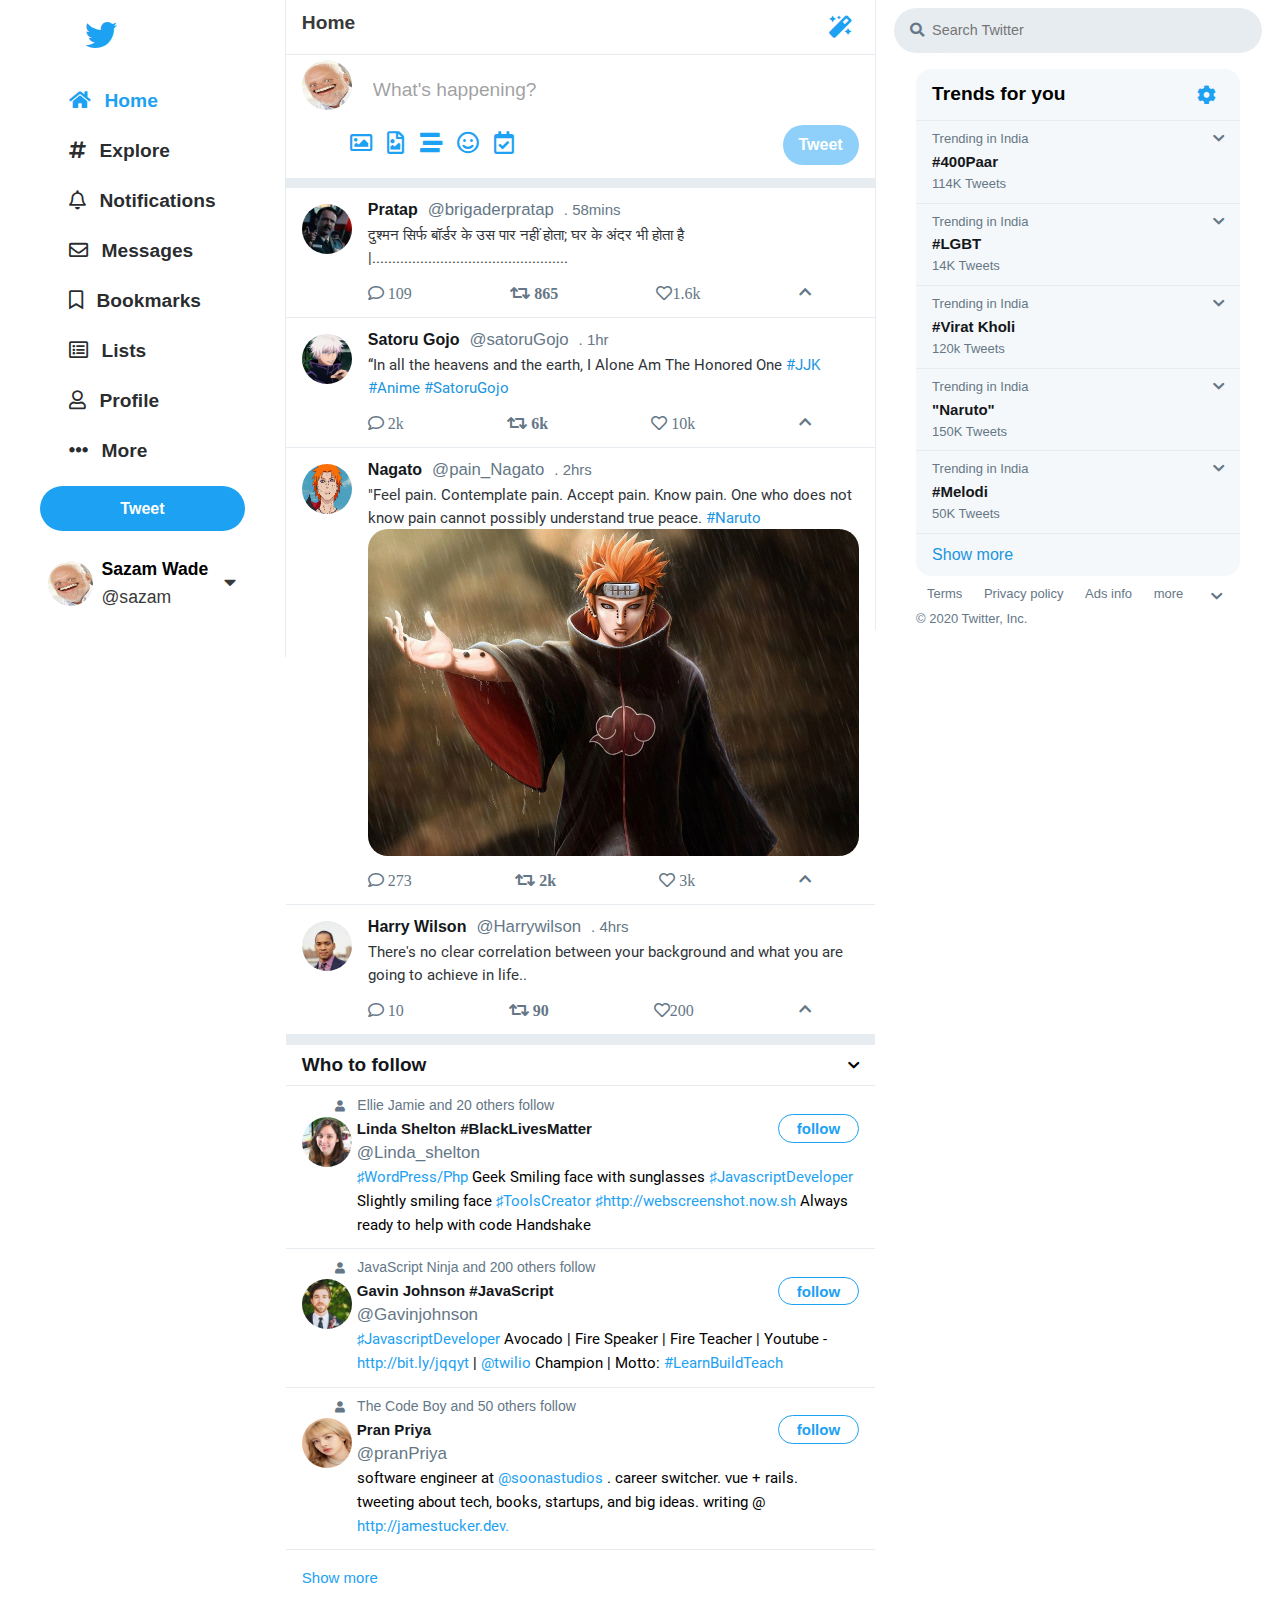
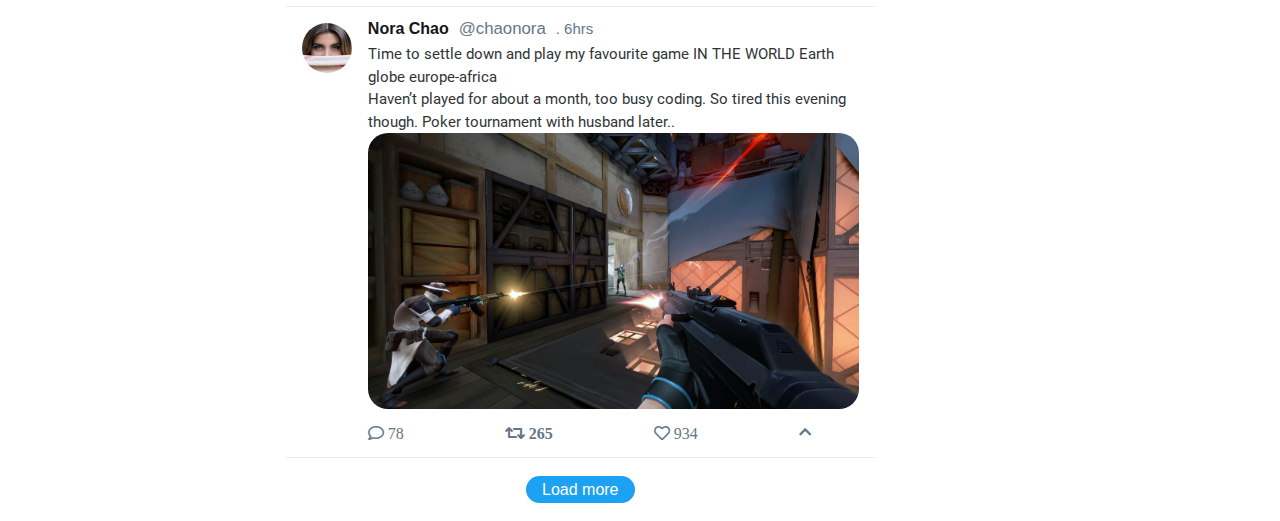
<file: TwitterClone-master/index.html>
<!DOCTYPE html>
<html lang="en">
<head>
  <meta charset="UTF-8">
  <meta name="viewport" content="width=device-width, initial-scale=1.0">
  <title>Twitter Clone</title>
  <link rel="stylesheet" href="./css/style.css">
  <link rel="stylesheet" href="./css/all.css">
</head>
<script src="index.js"></script>
<body>
  <div class="main-flex-container">
    <div class="left-flex-container flex-item">
      <div class="nav-links">
        <ul>
          <li class="nav-items logo"><a href="index.html"><i class="fab fa-twitter"></i></a></li>
          <li class="nav-items current-page"><a href="index.html"><i class="fas fa-home"></i> Home</a></li>
          <li class="nav-items"><a href="#"><i class="fas fa-hashtag"></i> Explore</a></li>
          <li class="nav-items"><a href="noti.html"><i class="far fa-bell"></i> Notifications</a></li>
          <li class="nav-items"><a href="msg.html"><i class="far fa-envelope"></i> Messages</a></li>
          <li class="nav-items"><a href="#"><i class="far fa-bookmark"></i> Bookmarks</a></li>
          <li class="nav-items"><a href="list.html"><i class="far fa-list-alt"></i> Lists</a></li>
          <li class="nav-items"><a href="profilr.html"><i class="far fa-user"></i> Profile</a></li>
          <li class="nav-items"><a href="#"><i class="fas fa-ellipsis-h more-icon"></i> More</a></li>
        </ul>
      </div>
      <div class="tweet"><a href="#">Tweet</a></div>
      <div class="profile-box">
        <img src="./img/profile1 (2).png" alt="profile">
        <div class="profile-link">
          <p class="full-name">Sazam Wade</p>
          <p class="user-name">@sazam</p>
        </div>
        <div class="options-icon"><i class="fas fa-caret-down"></i></div>
      </div>
      <div class="container">
        <a href="#" style="background-color: white;">Log In</a>
      </div>
    </div>
    <div class="center-flex-container flex-item">
      <div class="home">
        <h1>Home</h1>
        <i class="fas fa-magic"></i>
      </div>
      <div class="post-tweet">
        <form action="">
            <div class="form-group-1">
                <a href="profilr.html">
                    <img src="./img/profile1 (2).png" alt="profile-pics">
                </a>
                <input type="text" placeholder="What's happening?">
            </div>
            <div class="form-group-2">
                <div class="post-icons">
                    <i class="far fa-image"></i>
                    <i class="far fa-file-image"></i>
                    <i class="fas fa-stream"></i>
                    <i class="far fa-smile"></i>
                    <i class="far fa-calendar-check"></i>
                </div>
                <button class="btn" type="submit">Tweet</button>
            </div>
        </form>
    </div>
    
    <!-- User Content -->
    <div class="tweets">
        <div class="user-pics"><img src="./img/pprofile.jpg" alt="user3.jpg"></div>
        <div class="user-content-box">
            <div class="user-names">
                <h1 class="full-name">Pratap</h1>
                <p class="user-name">@brigaderpratap</p>
                <p class="time"> . 58mins</p>
            </div>          
            <div class="user-content">
                <p>दुश्मन सिर्फ बॉर्डर के उस पार नहीं होता; घर के अंदर भी होता है |.................................................</p>
            </div>
            <div class="content-icons">
                <i class="far fa-comment blue"> 109</i>
                <i class="fas fa-retweet green"> 865</i>
                <i class="far fa-heart red">1.6k</i>
                <i class="fas fa-chevron-up blue"></i>
            </div>
        </div>
    </div>
    <div class="tweets">
        <div class="user-pics"><img src="./img/gojo" alt="user2.jpg"></div>
        <div class="user-content-box">
            <div class="user-names">
                <h1 class="full-name">Satoru Gojo</h1>
                <p class="user-name">@satoruGojo</p>
                <p class="time"> . 1hr</p>
            </div>         
            <div class="user-content">
                <p>“In all the heavens and the earth, I Alone Am The Honored One
                    <a href="#">#JJK</a> <a href="#">#Anime</a> <a href="#">#SatoruGojo</a></p>
            </div>
            <div class="content-icons">
                <i class="far fa-comment blue"> 2k</i>
                <i class="fas fa-retweet green"> 6k</i>
                <i class="far fa-heart red"> 10k</i>
                <i class="fas fa-chevron-up blue"></i>
            </div>  
        </div>
    </div>
    
        <div class="tweets">
          <div class="user-pics"><img src="./img/pain.jpg" alt="user1"></div>
          <div class="user-content-box">
            <div class="user-names">
              <hi class="full-name">Nagato</hi>
              <p class="user-name">@pain_Nagato</p>
              <p class="time"> . 2hrs</p>
            </div>           
            <div class="user-content">
              <p> "Feel pain. Contemplate pain. Accept pain. Know pain. One who does not know pain cannot possibly understand true peace. <a href="#">#Naruto</a> <a href="#"><div id="100Daysofcode"></div></a></p>
              <img src="./img/pain2.jpg" alt="content1">
            </div>  
            <div class="content-icons">
              <i class="far fa-comment blue"> 273</i>
              <i class="fas fa-retweet green"> 2k</i>
              <i class="far fa-heart red"> 3k</i>
              <i class="fas fa-chevron-up blue"></i>
            </div>  
          </div>
        </div>
        <div class="tweets">
          <div class="user-pics"><img src="./img/user4.jpg" alt="user4"></div>
          <div class="user-content-box">
            <div class="user-names">
              <hi class="full-name">Harry Wilson</hi>
              <p class="user-name">@Harrywilson</p>
              <p class="time"> . 4hrs</p>
            </div>
            <div class="user-content">
              <p>There's no clear correlation between your background and what you are going to achieve in life..</p>
            </div>
            <div class="content-icons">
              <i class="far fa-comment blue"> 10</i>
              <i class="fas fa-retweet green"> 90</i>
              <i class="far fa-heart red">200</i>
              <i class="fas fa-chevron-up blue"></i>
            </div> 
          </div>
        </div>
        <section class="follow-users-box">
          <div class="follow-header">
            <h1 class="main-text">Who to follow</h1>
            <i class="fas fa-chevron-down"></i>
          </div>
          <div class="follow-user">
            <div class="related-followers">
              <p class="sub-text"><i class="fas fa-user"></i> Ellie Jamie and 20 others follow</p>
            </div>
            <div class="user-profile">
              <div class="user-pics"><img src="./img/user6.jpg" alt="user6">
              </div>
              <div class="user-profile-content">
                <div class="title-container">
                  <div class="user-names">
                    <div class="full-name"><h1 class="main-text">Linda Shelton #BlackLivesMatter</h1></div>
                    <div class="user-name"><p class="sub-text">@Linda_shelton</p></div>
                  </div>
                  <div class="follow-btn"><a href="#">follow</a></div>
                </div>
                <div class="bio-container">
                  <p><a href="#">♯WordPress/Php</a> Geek Smiling face with sunglasses <a href="#">♯JavascriptDeveloper</a> Slightly smiling face <a href="#">♯ToolsCreator</a> <a href="#">♯http://webscreenshot.now.sh</a> Always ready to help with code Handshake</p>
                </div>             
              </div>
            </div>
          </div>
          <div class="follow-user">
            <div class="related-followers">
              <p class="sub-text"><i class="fas fa-user"></i> JavaScript Ninja and 200 others follow</p>
            </div>
            <div class="user-profile">
              <div class="user-pics"><img src="./img/user7.jpg" alt="user7">
              </div>
              <div class="user-profile-content">
                <div class="title-container">
                  <div class="user-names">
                    <div class="full-name"><h1 class="main-text">Gavin Johnson #JavaScript</h1></div>
                    <div class="user-name"><p class="sub-text">@Gavinjohnson</p></div>
                  </div>
                  <div class="follow-btn"><a href="#">follow</a></div>
                </div>
                <div class="bio-container">
                 <a href="#">♯JavascriptDeveloper</a> Avocado | Fire Speaker | Fire Teacher | Youtube - <a href="#">http://bit.ly/jqqyt</a> |<a href="#"> @twilio</a> Champion | Motto: <a href="#">#LearnBuildTeach</a></p>
                </div>       
              </div>
            </div>
          </div>
          <div class="follow-user">
            <div class="related-followers">
              <p class="sub-text"><i class="fas fa-user"></i> The Code Boy and 50 others follow</p>
            </div>
            <div class="user-profile">
              <div class="user-pics"><img src="./img/lisa2.jpg" alt="user8">
              </div>
              <div class="user-profile-content">
                <div class="title-container">
                  <div class="user-names">
                    <div class="full-name"><h1 class="main-text">Pran Priya</h1></div>
                    <div class="user-name"><p class="sub-text">@pranPriya</p></div>
                  </div>
                  <div class="follow-btn"><a href="#">follow</a></div>
                </div>
                <div class="bio-container">
                  <p>software engineer at 
                    <a href="#">@soonastudios</a>
                    . career switcher. vue + rails. tweeting about tech, books, startups, and big ideas. writing @ <a href="#">http://jamestucker.dev.</a></p>
                </div>             
              </div>
            </div>
          </div>
          <div class="follow-footer">
            <a href="#">Show more</a>
          </div>
        </section>
        <div class="tweets">
          <div class="user-pics"><img src="./img/user5.jpg" alt="user5"></div>
          <div class="user-content-box">
            <div class="user-names">
              <hi class="full-name">Nora Chao</hi>
              <p class="user-name">@chaonora</p>
              <p class="time"> . 6hrs</p>
            </div>          
            <div class="user-content">
              <p>Time to settle down and play my favourite game IN THE WORLD Earth globe europe-africa</p>
              <p>  Haven’t played for about a month, too busy coding. 
                So tired this evening though. 
                Poker tournament with husband later..</p>
                <img src="./img/valvorant.jpg" alt="content5">
            </div>
            <div class="content-icons">
              <i class="far fa-comment blue"> 78</i>
              <i class="fas fa-retweet green"> 265</i>
              <i class="far fa-heart red"> 934</i>
              <i class="fas fa-chevron-up blue"></i>
            </div>
          </div>
        </div>
        <div class="pagnation">
          <a href="#">Load more</a>
        </div>
    </div>
    <div class="right-flex-container flex-item">
      <div class="search-box">
        <i class="fas fa-search"></i>
        <input type="text" placeholder="Search Twitter">
      </div>
      <div class="trends">
        <ul>
          <li class="nav-list header">
            <h2>Trends for you</h2>
            <a href="setting.html">
              <i class="fas fa-cog" ></i>
            </a>
            <!-- <i class="fas fa-cog"> -->
          </i>
          <li class="nav-list">
            <div class="trend-list" >
              <p class="sub-text">Trending in India</p>
              <p class="main-text">#400Paar</p>
              <p class="sub-text">114K Tweets</p>
            </div>
            <div class="trend-icon">
              <i class="fas fa-chevron-down"></i>
            </div>
          </li>
          <li class="nav-list">
            <div class="trend-list">
              <p class="sub-text">Trending in India</p>
              <p class="main-text">#LGBT</p>
              <p class="sub-text">14K Tweets</p>
            </div>
            <div class="trend-icon">
              <i class="fas fa-chevron-down"></i>
            </div>
          </li>
          <li class="nav-list">
            <div class="trend-list">
              <p class="sub-text">Trending in India</p>
              <p class="main-text">#Virat Kholi</p>
              <p class="sub-text">120k Tweets</p>
            </div>
            <div class="trend-icon">
              <i class="fas fa-chevron-down"></i>
            </div>
          </li>
          <li class="nav-list">
            <div class="trend-list">
              <p class="sub-text">Trending in India</p>
              <p class="main-text">"Naruto"</p>
              <p class="sub-text">150K Tweets</p>
            </div>
            <div class="trend-icon">
              <i class="fas fa-chevron-down"></i>
            </div>
          </li>
          <li class="nav-list">
            <div class="trend-list">
              <p class="sub-text">Trending in India</p>
              <p class="main-text">#Melodi</p>
              <p class="sub-text">50K Tweets</p>
            </div>
            <div class="trend-icon">
              <i class="fas fa-chevron-down"></i>
            </div>
          </li>          
          <li class="nav-list"><a href="#">Show more</a></li>
        </ul>
      </div>
      <div class="right-footer">
        <div class="footer-links">
          <a href="#" class="sub-text">Terms</a>
          <a href="#" class="sub-text">Privacy policy</a>
          <a href="#" class="sub-text">Ads info</a>
          <a href="#" class="sub-text">more</a>
          <i class="fas fa-chevron-down sub-text"></i>
        </div>
        <div class="footer-copyright">
          <p class="sub-text">&copy; 2020 Twitter, Inc.</p>
        </div>
      </div>
    </div>
  </div>
  
</body>
</html>
</file>
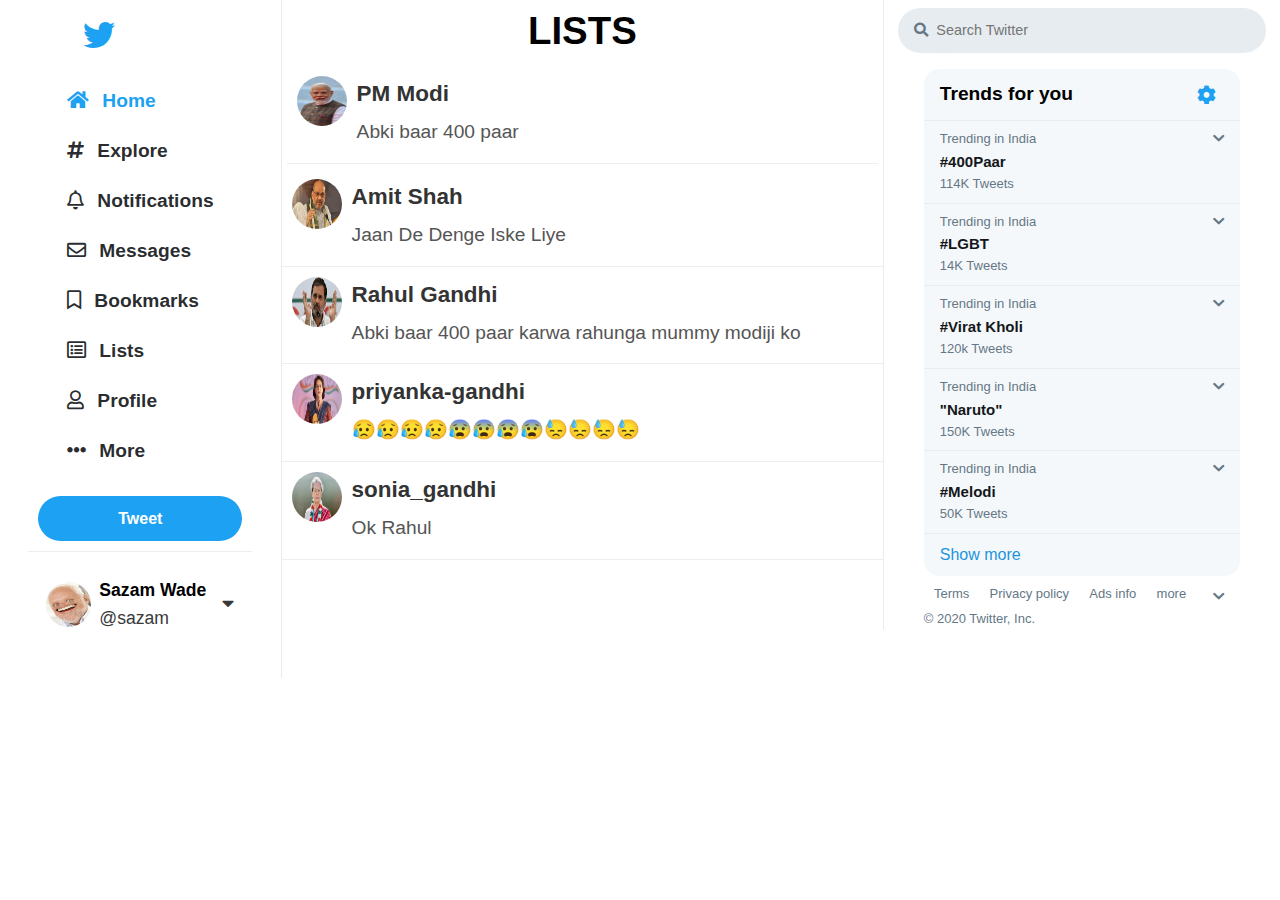
<file: TwitterClone-master/list.html>
<!DOCTYPE html>
<html lang="en">
<head>
  <meta charset="UTF-8">
  <meta name="viewport" content="width=device-width, initial-scale=1.0">
  <title>Twitter-like List Component</title>
  <link rel="stylesheet" href="./css/style.css">
  <link rel="stylesheet" href="./css/all.css">
</head>
  <style>
    .tweet-list {
      width: 100%;
    }

    .tweet {
      display: flex;
      border-bottom: 1px solid #eee;
      padding: 10px;
    }

    .avatar {
      width: 50px;
      height: 50px;
      border-radius: 50%;
      margin-right: 10px;
    }

    .avatar img {
      width: 100%;
      height: 100%;
      border-radius: 50%;
    }

    .tweet-content {
      flex-grow: 1;
    }

    .username {
      margin: 0;
      color: #333;
    }

    .tweet-text {
      margin: 5px 0;
      color: #555;
    }
  </style>
</head>
<body>
    <div class="main-flex-container">
        <div class="left-flex-container flex-item">
          <div class="nav-links">
            <ul>
              <li class="nav-items logo"><a href="index.html"><i class="fab fa-twitter"></i></a></li>
              <li class="nav-items current-page"><a href="index.html"><i class="fas fa-home"></i> Home</a></li>
              <li class="nav-items"><a href="#"><i class="fas fa-hashtag"></i> Explore</a></li>
              <li class="nav-items"><a href="noti.html"><i class="far fa-bell"></i> Notifications</a></li>
              <li class="nav-items"><a href="msg.html"><i class="far fa-envelope"></i> Messages</a></li>
              <li class="nav-items"><a href="#"><i class="far fa-bookmark"></i> Bookmarks</a></li>
              <li class="nav-items"><a href="list.html"><i class="far fa-list-alt"></i> Lists</a></li>
              <li class="nav-items"><a href="profilr.html"><i class="far fa-user"></i> Profile</a></li>
              <li class="nav-items"><a href="#"><i class="fas fa-ellipsis-h more-icon"></i> More</a></li>
            </ul>
          </div>
          <div class="tweet"><a href="#">Tweet</a></div>
          <div class="profile-box">
            <img src="./img/profile1 (2).png" alt="profile">
            <div class="profile-link">
              <p class="full-name">Sazam Wade</p>
              <p class="user-name">@sazam</p>
            </div>
            <div class="options-icon"><i class="fas fa-caret-down"></i></div>
          </div>
          <div class="container">
            <a href="#" style="background-color: white">Log In </a>
          </div>
        </div>

        

        <div class="tweet-list">
            <h1 style="text-align: center; color:black">LISTS</h1>
            <div class="tweet" style="margin: 5px;">
              <div class="avatar"><img src="./img/modi.webp" alt="Avatar"></div>
              <div class="tweet-content">
                <h3 class="username">PM Modi</h3>
                <p class="tweet-text">Abki baar 400 paar</p>
              </div>
            </div>
            <div class="tweet">
              <div class="avatar"><img src="./img/amit.webp" alt="Avatar"></div>
              <div class="tweet-content">
                <h3 class="username">Amit Shah</h3>
                <p class="tweet-text">Jaan De Denge Iske Liye</p>
              </div>
            </div>
            <div class="tweet">
              <div class="avatar"><img src="./img/rahul.webp" alt="Avatar"></div>
              <div class="tweet-content">
                <h3 class="username">Rahul Gandhi</h3>
                <p class="tweet-text">Abki baar 400 paar karwa rahunga mummy modiji ko</p>
              </div>
            </div>
            <div class="tweet">
              <div class="avatar"><img src="./img/priyanka-gandhi.webp" alt="Avatar"></div>
              <div class="tweet-content">
                <h3 class="username">priyanka-gandhi</h3>
                <p class="tweet-text">😥😥😥😥😰😰😰😰😓😓😓😓</p>
              </div>
            </div>
            <div class="tweet">
              <div class="avatar"><img src="./img/sonia_gandhi.webp" alt="Avatar"></div>
              <div class="tweet-content">
                <h3 class="username">sonia_gandhi</h3>
                <p class="tweet-text">Ok Rahul</p>
              </div>
            </div>
           
          </div>
        <div class="right-flex-container flex-item">
            <div class="search-box">
              <i class="fas fa-search"></i>
              <input type="text" placeholder="Search Twitter">
            </div>
            <div class="trends">
              <ul>
                <li class="nav-list header">
                  <h2>Trends for you</h2>
                  <a href="setting.html">
                    <i class="fas fa-cog" ></i>
                  </a>
                  <!-- <i class="fas fa-cog"> -->
                </i>
                <li class="nav-list">
                  <div class="trend-list">
                    <p class="sub-text">Trending in India</p>
                    <p class="main-text">#400Paar</p>
                    <p class="sub-text">114K Tweets</p>
                  </div>
                  <div class="trend-icon">
                    <i class="fas fa-chevron-down"></i>
                  </div>
                </li>
                <li class="nav-list">
                  <div class="trend-list">
                    <p class="sub-text">Trending in India</p>
                    <p class="main-text">#LGBT</p>
                    <p class="sub-text">14K Tweets</p>
                  </div>
                  <div class="trend-icon">
                    <i class="fas fa-chevron-down"></i>
                  </div>
                </li>
                <li class="nav-list">
                  <div class="trend-list">
                    <p class="sub-text">Trending in India</p>
                    <p class="main-text">#Virat Kholi</p>
                    <p class="sub-text">120k Tweets</p>
                  </div>
                  <div class="trend-icon">
                    <i class="fas fa-chevron-down"></i>
                  </div>
                </li>
                <li class="nav-list">
                  <div class="trend-list">
                    <p class="sub-text">Trending in India</p>
                    <p class="main-text">"Naruto"</p>
                    <p class="sub-text">150K Tweets</p>
                  </div>
                  <div class="trend-icon">
                    <i class="fas fa-chevron-down"></i>
                  </div>
                </li>
                <li class="nav-list">
                  <div class="trend-list">
                    <p class="sub-text">Trending in India</p>
                    <p class="main-text">#Melodi</p>
                    <p class="sub-text">50K Tweets</p>
                  </div>
                  <div class="trend-icon">
                    <i class="fas fa-chevron-down"></i>
                  </div>
                </li>          
                <li class="nav-list"><a href="#">Show more</a></li>
              </ul>
            </div>
            <div class="right-footer">
              <div class="footer-links">
                <a href="#" class="sub-text">Terms</a>
                <a href="#" class="sub-text">Privacy policy</a>
                <a href="#" class="sub-text">Ads info</a>
                <a href="#" class="sub-text">more</a>
                <i class="fas fa-chevron-down sub-text"></i>
              </div>
              <div class="footer-copyright">
                <p class="sub-text">&copy; 2020 Twitter, Inc.</p>
              </div>
            </div>
    </div>    



</body>
</html>
</file>
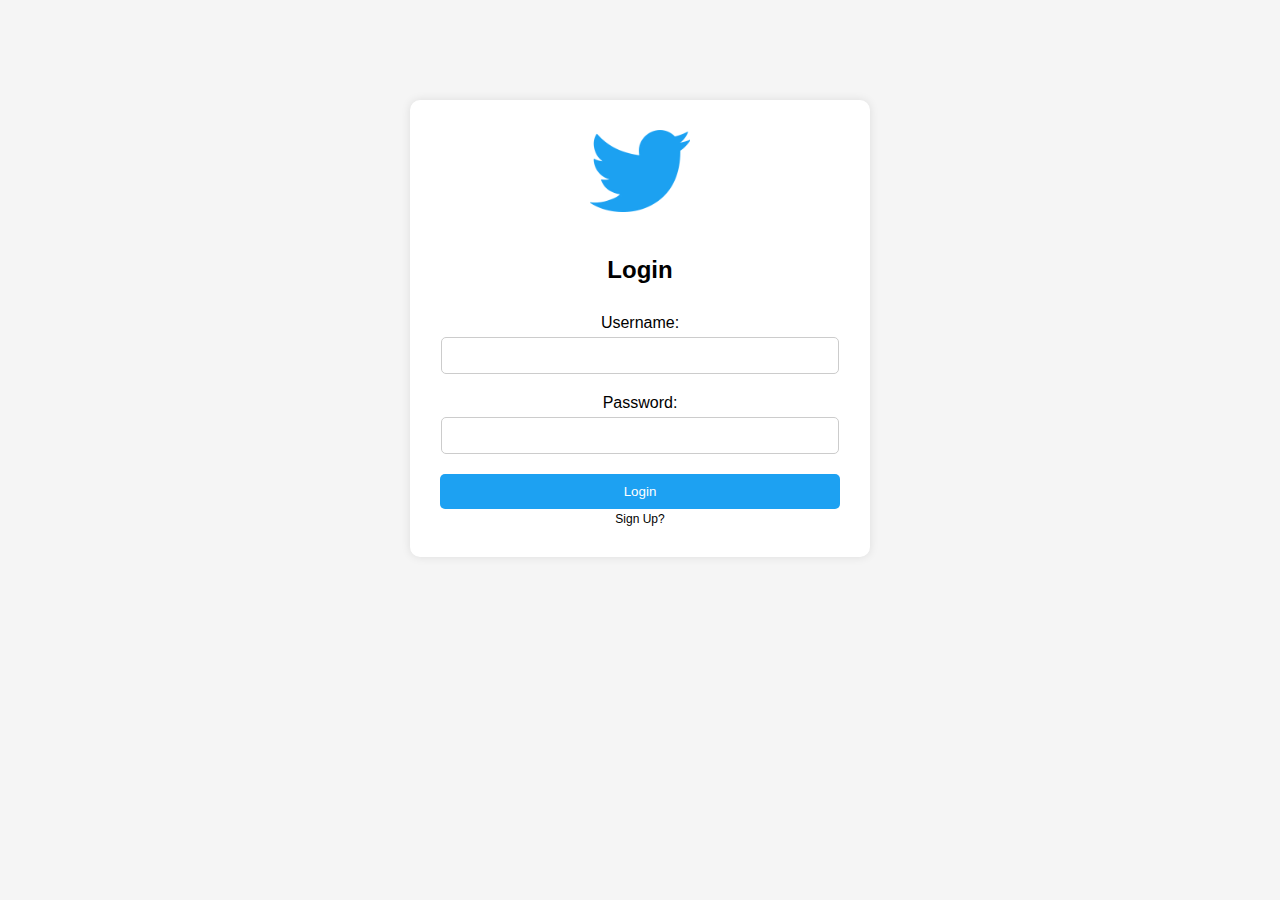
<file: TwitterClone-master/login.html>
<!DOCTYPE html>
<html lang="en">
<head>
    <meta charset="UTF-8">
    <meta name="viewport" content="width=device-width, initial-scale=1.0">
    <title>Login Page</title>
    <link rel="stylesheet" href="login.css"> <!-- Link to your CSS file -->
</head>
<body>
    <div class="login-container">
        <img src="./img/twitter.webp" alt="Twitter Logo" class="logo"> <!-- Add the Twitter logo image -->
        <h2>Login</h2>
        <form method="post">
            <div class="form-group">
                <label for="username">Username:</label>
                <input type="text" id="username" name="username" required>
            </div>
            <div class="form-group">
                <label for="password">Password:</label>
                <input type="password" id="password" name="password" required>
            </div>
            <button type="submit" id="loginButton">Login</button>
            <a href="sign.html" class="signup-button">Sign Up?</a>
        </form>

        <!-- <a href="sign.html" class="signup-button">Sign Up</a> -->
    </div>
    <script src="login.js"></script>
</body>
</html>
</file>
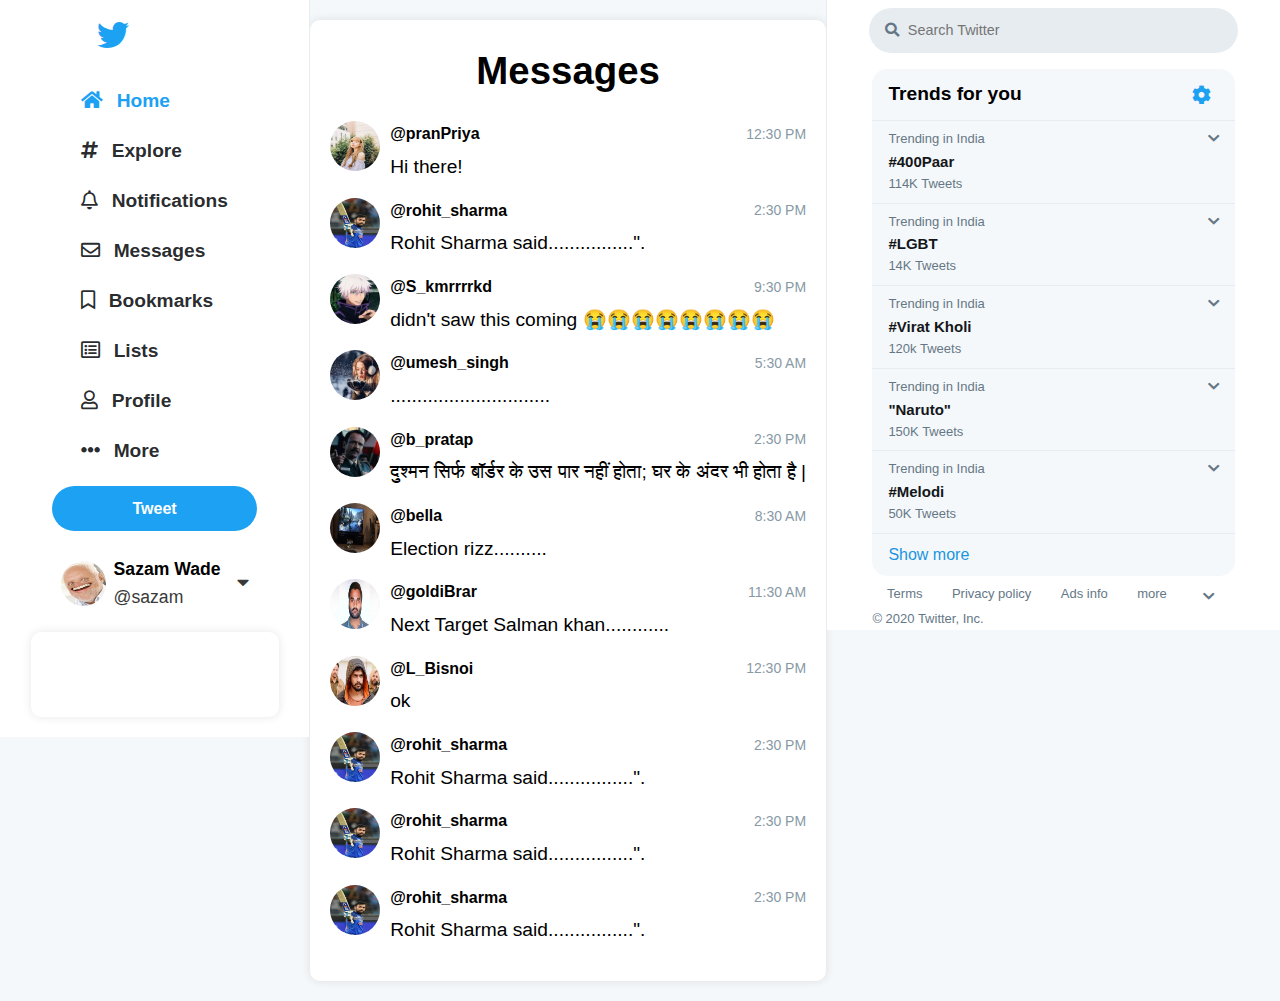
<file: TwitterClone-master/msg.html>
<!DOCTYPE html>
<html lang="en">
<head>
    <meta charset="UTF-8">
    <meta name="viewport" content="width=device-width, initial-scale=1.0">
    <title>Twitter Messages</title>
    <link rel="stylesheet" href="./css/style.css">
    <link rel="stylesheet" href="./css/all.css">
    <link rel="stylesheet" href="./css/msg.css">
</head>
<body>
    <div class="main-flex-container">
        <div class="left-flex-container flex-item">
          <div class="nav-links">
                <ul>
                    <li class="nav-items logo"><a href="index.html"><i class="fab fa-twitter"></i></a></li>
                    <li class="nav-items current-page"><a href="index.html"><i class="fas fa-home"></i> Home</a></li>
                    <li class="nav-items"><a href="#"><i class="fas fa-hashtag"></i> Explore</a></li>
                    <li class="nav-items"><a href="noti.html"><i class="far fa-bell"></i> Notifications</a></li>
                    <li class="nav-items"><a href="msg.html"><i class="far fa-envelope"></i> Messages</a></li>
                    <li class="nav-items"><a href="#"><i class="far fa-bookmark"></i> Bookmarks</a></li>
                    <li class="nav-items"><a href="list.html"><i class="far fa-list-alt"></i> Lists</a></li>
                    <li class="nav-items"><a href="profilr.html"><i class="far fa-user"></i> Profile</a></li>
                    <li class="nav-items"><a href="#"><i class="fas fa-ellipsis-h more-icon"></i> More</a></li>
                </ul>
          </div>
          <div class="tweet"><a href="#">Tweet</a></div>
          <div class="profile-box">
            <img src="./img/profile1 (2).png" alt="profile">
            <div class="profile-link">
                <p class="full-name">Sazam Wade</p>
                <p class="user-name">@sazam</p>
            </div>
            <div class="options-icon"><i class="fas fa-caret-down"></i></div>
          </div>
          <div class="container">
            <a href="#" style="background-color: white">Log In</a>
          </div>
        </div>

        

        <div class="container">
            <header>
                <h1>Messages</h1>
            </header>
    
            <div class="message-list">
                <div class="message-thread">
                    <div class="profile-img">
                        <img src="./img/lisa.jpg" alt="Profile Picture">
                    </div>
                    <div class="message-content">
                        <div class="message-header">
                            <h2>@pranPriya</h2>
                            <span>12:30 PM</span>
                        </div>
                        <p>Hi there!</p>
                    </div>
                </div>
    
                <div class="message-thread">
                    <div class="profile-img">
                        <img src="./img/rohit " alt="Profile Picture" class="l">
                    </div>
                    <div class="message-content">
                        <div class="message-header">
                            <h2>@rohit_sharma</h2>
                            <span>2:30 PM</span>
                        </div>
                        <p>Rohit Sharma said................".</p>
                    </div>
                </div>
    
                <div class="message-thread">
                    <div class="profile-img">
                        <img src="./img/gojo" alt="Profile Picture">
                    </div>
                    <div class="message-content">
                        <div class="message-header">
                            <h2>@S_kmrrrrkd</h2>
                            <span>9:30 PM</span>
                        </div>
                        <p>didn't saw this coming 😭😭😭😭😭😭😭😭</p>
                    </div>
                </div>
    
                <div class="message-thread">
                    <div class="profile-img">
                        <img src="./img/profile3.jpg" alt="Profile Picture">
                    </div>
                    <div class="message-content">
                        <div class="message-header">
                            <h2>@umesh_singh</h2>
                            <span>5:30 AM</span>
                        </div>
                        <p>..............................</p>
                    </div>
                </div>
    
                <div class="message-thread">
                    <div class="profile-img">
                        <img src="./img/pprofile.jpg" alt="Profile Picture">
                    </div>
                    <div class="message-content">
                        <div class="message-header">
                            <h2>@b_pratap</h2>
                            <span>2:30 PM</span>
                        </div>
                        <p>दुश्मन सिर्फ बॉर्डर के उस पार नहीं होता; घर के अंदर भी होता है |</p>
                    </div>
                </div>
    
                <div class="message-thread">
                    <div class="profile-img">
                        <img src="./img/content5.jpg" alt="Profile Picture">
                    </div>
                    <div class="message-content">
                        <div class="message-header">
                            <h2>@bella</h2>
                            <span>8:30 AM</span>
                        </div>
                        <p>Election rizz..........</p>
                    </div>
                </div>
    
                <div class="message-thread">
                    <div class="profile-img">
                        <img src="./img/goldi.webp" alt="Profile Picture">
                    </div>
                    <div class="message-content">
                        <div class="message-header">
                            <h2>@goldiBrar</h2>
                            <span>11:30 AM</span>
                        </div>
                        <p>Next Target Salman khan............</p>
                    </div>
                </div>
    
                <div class="message-thread">
                    <div class="profile-img">
                        <img src="./img/lawerence.webp" alt="Profile Picture">
                    </div>
                    <div class="message-content">
                        <div class="message-header">
                            <h2>@L_Bisnoi</h2>
                            <span>12:30 PM</span>
                        </div>
                        <p>ok</p>
                    </div>
                </div>
                <div class="message-thread">
                    <div class="profile-img">
                        <img src="./img/rohit " alt="Profile Picture" class="l">
                    </div>
                    <div class="message-content">
                        <div class="message-header">
                            <h2>@rohit_sharma</h2>
                            <span>2:30 PM</span>
                        </div>
                        <p>Rohit Sharma said................".</p>
                    </div>
                </div>

                <div class="message-thread">
                    <div class="profile-img">
                        <img src="./img/rohit " alt="Profile Picture" class="l">
                    </div>
                    <div class="message-content">
                        <div class="message-header">
                            <h2>@rohit_sharma</h2>
                            <span>2:30 PM</span>
                        </div>
                        <p>Rohit Sharma said................".</p>
                    </div>
                </div>

                <div class="message-thread">
                    <div class="profile-img">
                        <img src="./img/rohit " alt="Profile Picture" class="l">
                    </div>
                    <div class="message-content">
                        <div class="message-header">
                            <h2>@rohit_sharma</h2>
                            <span>2:30 PM</span>
                        </div>
                        <p>Rohit Sharma said................".</p>
                    </div>
                </div>
            </div>    

            
        </div> <!-- .container -->
        <div class="right-flex-container flex-item">
            <div class="search-box">
              <i class="fas fa-search"></i>
              <input type="text" placeholder="Search Twitter">
            </div>
            <div class="trends">
              <ul>
                <li class="nav-list header">
                  <h2>Trends for you</h2>
                  <a href="setting.html">
                    <i class="fas fa-cog" ></i>
                  </a>
                  <!-- <i class="fas fa-cog"> -->
                </i>
                <li class="nav-list">
                  <div class="trend-list">
                    <p class="sub-text">Trending in India</p>
                    <p class="main-text">#400Paar</p>
                    <p class="sub-text">114K Tweets</p>
                  </div>
                  <div class="trend-icon">
                    <i class="fas fa-chevron-down"></i>
                  </div>
                </li>
                <li class="nav-list">
                  <div class="trend-list">
                    <p class="sub-text">Trending in India</p>
                    <p class="main-text">#LGBT</p>
                    <p class="sub-text">14K Tweets</p>
                  </div>
                  <div class="trend-icon">
                    <i class="fas fa-chevron-down"></i>
                  </div>
                </li>
                <li class="nav-list">
                  <div class="trend-list">
                    <p class="sub-text">Trending in India</p>
                    <p class="main-text">#Virat Kholi</p>
                    <p class="sub-text">120k Tweets</p>
                  </div>
                  <div class="trend-icon">
                    <i class="fas fa-chevron-down"></i>
                  </div>
                </li>
                <li class="nav-list">
                  <div class="trend-list">
                    <p class="sub-text">Trending in India</p>
                    <p class="main-text">"Naruto"</p>
                    <p class="sub-text">150K Tweets</p>
                  </div>
                  <div class="trend-icon">
                    <i class="fas fa-chevron-down"></i>
                  </div>
                </li>
                <li class="nav-list">
                  <div class="trend-list">
                    <p class="sub-text">Trending in India</p>
                    <p class="main-text">#Melodi</p>
                    <p class="sub-text">50K Tweets</p>
                  </div>
                  <div class="trend-icon">
                    <i class="fas fa-chevron-down"></i>
                  </div>
                </li>          
                <li class="nav-list"><a href="#">Show more</a></li>
              </ul>
            </div>
            <div class="right-footer">
              <div class="footer-links">
                <a href="#" class="sub-text">Terms</a>
                <a href="#" class="sub-text">Privacy policy</a>
                <a href="#" class="sub-text">Ads info</a>
                <a href="#" class="sub-text">more</a>
                <i class="fas fa-chevron-down sub-text"></i>
              </div>
              <div class="footer-copyright">
                <p class="sub-text">&copy; 2020 Twitter, Inc.</p>
              </div>
            </div>  
        </div>
    </div>    
    
            

</body>
</html>
</file>
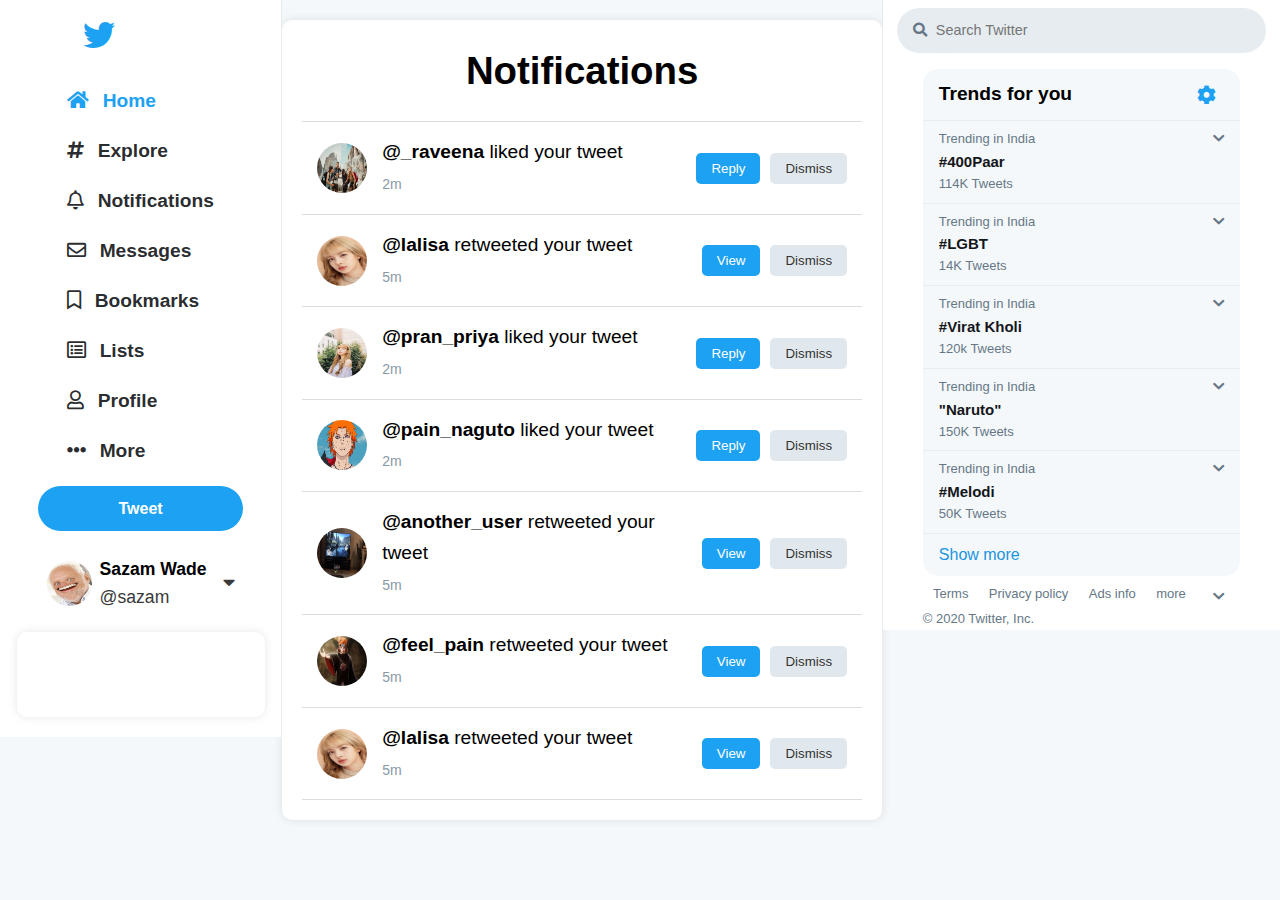
<file: TwitterClone-master/noti.html>
<!DOCTYPE html>
<html lang="en">
<head>
    <meta charset="UTF-8">
    <meta name="viewport" content="width=device-width, initial-scale=1.0">
    <title>Twitter Notifications</title>
    <link rel="stylesheet" href="./css/style.css">
  <link rel="stylesheet" href="./css/all.css">
    <link rel="stylesheet" href="./css/noti.css">
</head>
<body>
    <div class="main-flex-container">
        <div class="left-flex-container flex-item">
          <div class="nav-links">
            <ul>
              <li class="nav-items logo"><a href="index.html"><i class="fab fa-twitter"></i></a></li>
              <li class="nav-items current-page"><a href="index.html"><i class="fas fa-home"></i> Home</a></li>
              <li class="nav-items"><a href="#"><i class="fas fa-hashtag"></i> Explore</a></li>
              <li class="nav-items"><a href="noti.html"><i class="far fa-bell"></i> Notifications</a></li>
              <li class="nav-items"><a href="msg.html"><i class="far fa-envelope"></i> Messages</a></li>
              <li class="nav-items"><a href="#"><i class="far fa-bookmark"></i> Bookmarks</a></li>
              <li class="nav-items"><a href="list.html"><i class="far fa-list-alt"></i> Lists</a></li>
              <li class="nav-items"><a href="profilr.html"><i class="far fa-user"></i> Profile</a></li>
              <li class="nav-items"><a href="#"><i class="fas fa-ellipsis-h more-icon"></i> More</a></li>
            </ul>
          </div>
          <div class="tweet"><a href="#">Tweet</a></div>
          <div class="profile-box">
            <img src="./img/profile1 (2).png" alt="profile">
            <div class="profile-link">
              <p class="full-name">Sazam Wade</p>
              <p class="user-name">@sazam</p>
            </div>
            <div class="options-icon"><i class="fas fa-caret-down"></i></div>
          </div>
          <div class="container">
            <a href="#" style="background-color: white">Log In </a>
          </div>
        </div>

        

        <div class="container">
            <header>
                <h1>Notifications</h1>
            </header>
    
            <div class="notifications">
                <div class="notification">
                    <img src="./img/content3.jpg" alt="Profile Picture">
                    <div class="notification-content">
                        <p><strong>@_raveena</strong> liked your tweet</p>
                        <span>2m</span>
                    </div>
                    <div class="notification-actions">
                        <button class="btn btn-primary">Reply</button>
                        <button class="btn btn-secondary">Dismiss</button>
                    </div>
                </div>
    
                <div class="notification">
                    <img src="./img/lisa2.jpg" alt="Profile Picture">
                    <div class="notification-content">
                        <p><strong>@lalisa</strong> retweeted your tweet</p>
                        <span>5m</span>
                    </div>
                    <div class="notification-actions">
                        <button class="btn btn-primary">View</button>
                        <button class="btn btn-secondary">Dismiss</button>
                    </div>
                </div>
    
                <div class="notification">
                    <img src="./img/lisa.jpg" alt="Profile Picture">
                    <div class="notification-content">
                        <p><strong>@pran_priya</strong> liked your tweet</p>
                        <span>2m</span>
                    </div>
                    <div class="notification-actions">
                        <button class="btn btn-primary">Reply</button>
                        <button class="btn btn-secondary">Dismiss</button>
                    </div>
                </div>
    
                <div class="notification">
                    <img src="./img/pain.jpg" alt="Profile Picture">
                    <div class="notification-content">
                        <p><strong>@pain_naguto</strong> liked your tweet</p>
                        <span>2m</span>
                    </div>
                    <div class="notification-actions">
                        <button class="btn btn-primary">Reply</button>
                        <button class="btn btn-secondary">Dismiss</button>
                    </div>
                </div>
    
                <div class="notification">
                    <img src="./img/content5.jpg" alt="Profile Picture">
                    <div class="notification-content">
                        <p><strong>@another_user</strong> retweeted your tweet</p>
                        <span>5m</span>
                    </div>
                    <div class="notification-actions">
                        <button class="btn btn-primary">View</button>
                        <button class="btn btn-secondary">Dismiss</button>
                    </div>
                </div>
    
                <div class="notification">
                    <img src="./img/pain2.jpg" alt="Profile Picture">
                    <div class="notification-content">
                        <p><strong>@feel_pain</strong> retweeted your tweet</p>
                        <span>5m</span>
                    </div>
                    <div class="notification-actions">
                        <button class="btn btn-primary">View</button>
                        <button class="btn btn-secondary">Dismiss</button>
                    </div>
                </div>

                <div class="notification">
                  <img src="./img/lisa2.jpg" alt="Profile Picture">
                  <div class="notification-content">
                      <p><strong>@lalisa</strong> retweeted your tweet</p>
                      <span>5m</span>
                  </div>
                  <div class="notification-actions">
                      <button class="btn btn-primary">View</button>
                      <button class="btn btn-secondary">Dismiss</button>
                  </div>
                </div>

                
    
    
                <!-- Add more notifications as needed -->
            </div> <!-- .notifications -->

            
        </div> <!-- .container -->
        <div class="right-flex-container flex-item">
            <div class="search-box">
              <i class="fas fa-search"></i>
              <input type="text" placeholder="Search Twitter">
            </div>
            <div class="trends">
              <ul>
                <li class="nav-list header">
                  <h2>Trends for you</h2>
                  <a href="setting.html">
                    <i class="fas fa-cog" ></i>
                  </a>
                  <!-- <i class="fas fa-cog"> -->
                </i>
                <li class="nav-list">
                  <div class="trend-list">
                    <p class="sub-text">Trending in India</p>
                    <p class="main-text">#400Paar</p>
                    <p class="sub-text">114K Tweets</p>
                  </div>
                  <div class="trend-icon">
                    <i class="fas fa-chevron-down"></i>
                  </div>
                </li>
                <li class="nav-list">
                  <div class="trend-list">
                    <p class="sub-text">Trending in India</p>
                    <p class="main-text">#LGBT</p>
                    <p class="sub-text">14K Tweets</p>
                  </div>
                  <div class="trend-icon">
                    <i class="fas fa-chevron-down"></i>
                  </div>
                </li>
                <li class="nav-list">
                  <div class="trend-list">
                    <p class="sub-text">Trending in India</p>
                    <p class="main-text">#Virat Kholi</p>
                    <p class="sub-text">120k Tweets</p>
                  </div>
                  <div class="trend-icon">
                    <i class="fas fa-chevron-down"></i>
                  </div>
                </li>
                <li class="nav-list">
                  <div class="trend-list">
                    <p class="sub-text">Trending in India</p>
                    <p class="main-text">"Naruto"</p>
                    <p class="sub-text">150K Tweets</p>
                  </div>
                  <div class="trend-icon">
                    <i class="fas fa-chevron-down"></i>
                  </div>
                </li>
                <li class="nav-list">
                  <div class="trend-list">
                    <p class="sub-text">Trending in India</p>
                    <p class="main-text">#Melodi</p>
                    <p class="sub-text">50K Tweets</p>
                  </div>
                  <div class="trend-icon">
                    <i class="fas fa-chevron-down"></i>
                  </div>
                </li>          
                <li class="nav-list"><a href="#">Show more</a></li>
              </ul>
            </div>
            <div class="right-footer">
              <div class="footer-links">
                <a href="#" class="sub-text">Terms</a>
                <a href="#" class="sub-text">Privacy policy</a>
                <a href="#" class="sub-text">Ads info</a>
                <a href="#" class="sub-text">more</a>
                <i class="fas fa-chevron-down sub-text"></i>
              </div>
              <div class="footer-copyright">
                <p class="sub-text">&copy; 2020 Twitter, Inc.</p>
              </div>
            </div>
    </div>    
   

    <script src="noti.js"></script>
</body>
</html>
</file>
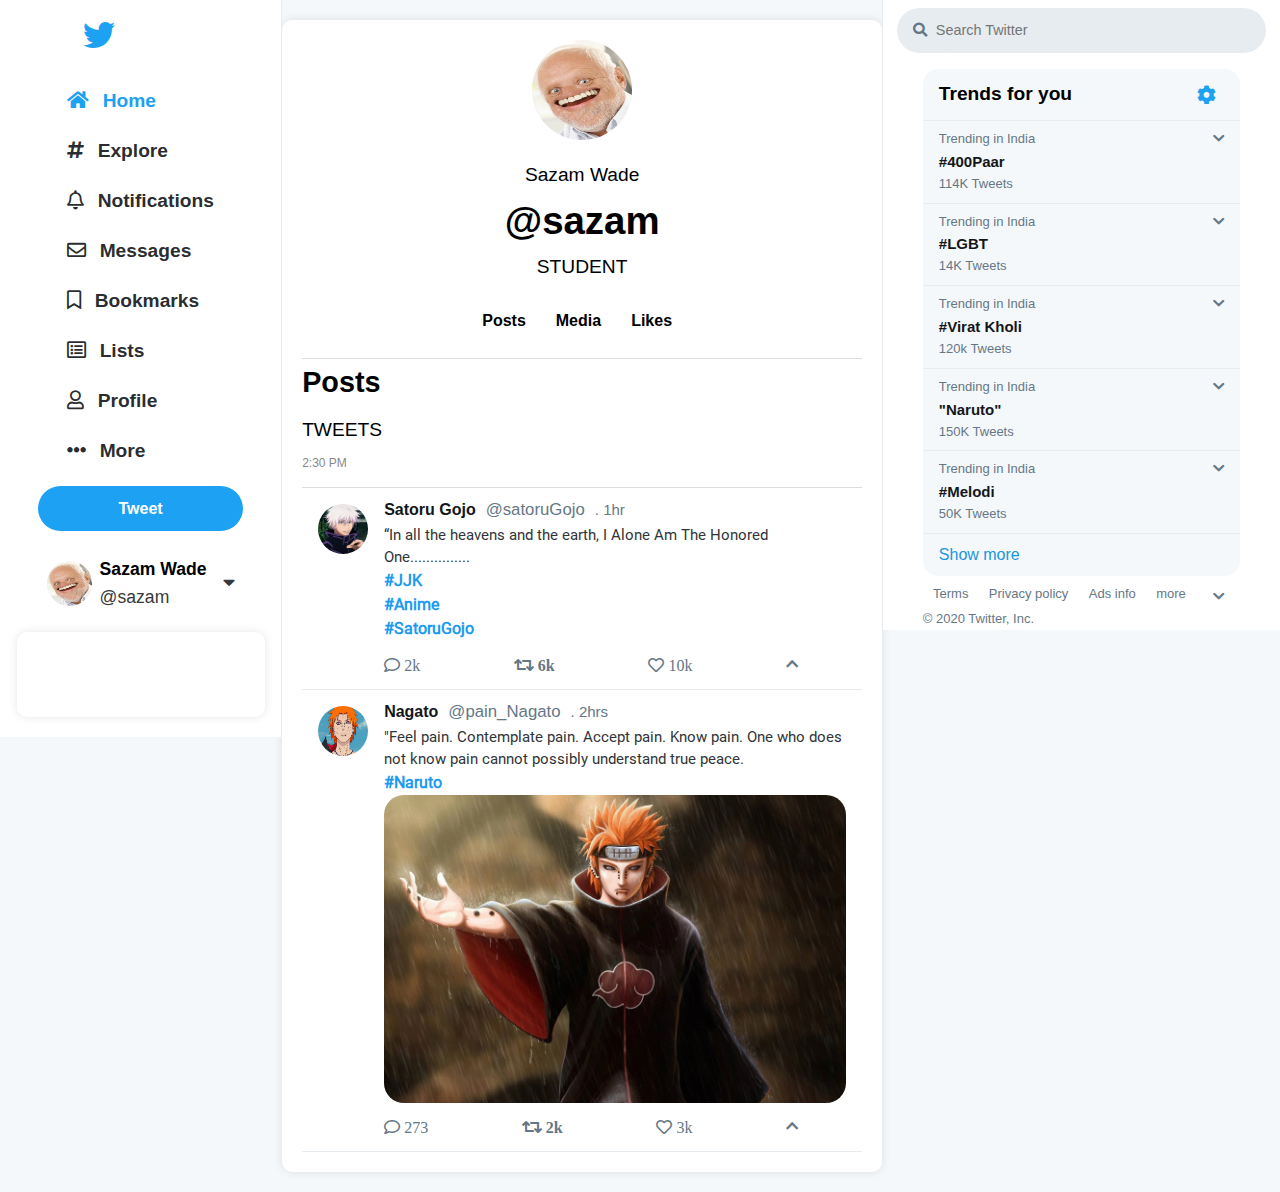
<file: TwitterClone-master/profilr.html>
<!DOCTYPE html>
<html lang="en">
<head>
    <meta charset="UTF-8">
    <meta name="viewport" content="width=device-width, initial-scale=1.0">
    <title>Twitter Profile</title>
    <link rel="stylesheet" href="profilr.css">
    <link rel="stylesheet" href="./css/style.css">
    <link rel="stylesheet" href="./css/all.css">
    
     <!-- Link to your CSS file -->
</head>
<body>
    <div class="main-flex-container">
        <div class="left-flex-container flex-item">
          <div class="nav-links">
            <ul>
              <li class="nav-items logo"><a href="index.html"><i class="fab fa-twitter"></i></a></li>
              <li class="nav-items current-page"><a href="index.html"><i class="fas fa-home"></i> Home</a></li>
              <li class="nav-items"><a href="#"><i class="fas fa-hashtag"></i> Explore</a></li>
              <li class="nav-items"><a href="noti.html"><i class="far fa-bell"></i> Notifications</a></li>
              <li class="nav-items"><a href="msg.html"><i class="far fa-envelope"></i> Messages</a></li>
              <li class="nav-items"><a href="#"><i class="far fa-bookmark"></i> Bookmarks</a></li>
              <li class="nav-items"><a href="list.html"><i class="far fa-list-alt"></i> Lists</a></li>
              <li class="nav-items"><a href="profilr.html"><i class="far fa-user"></i> Profile</a></li>
              <li class="nav-items"><a href="#"><i class="fas fa-ellipsis-h more-icon"></i> More</a></li>
            </ul>
          </div>
          <div class="tweet"><a href="#">Tweet</a></div>
          <div class="profile-box">
            <img src="./img/profile1 (2).png" alt="profile">
            <div class="profile-link">
              <p class="full-name">Sazam Wade</p>
              <p class="user-name">@sazam</p>
            </div>
            <div class="options-icon"><i class="fas fa-caret-down"></i></div>
          </div>
          <div class="container">
            <a href="#" style="background-color: white;">Log In</a>
          </div>
        </div>

        

        <div class="container">
            <div class="profile-header">
                <img src="./img/profile1 (2).png" alt="Profile Picture">
                <p class="full-name">Sazam Wade</p>
                <h1>@sazam</h1>
                <p>STUDENT</p>
            </div>
    
            <nav class="profile-nav">
                <ul>
                    <li><a href="#posts" style="color:black;background-color: white;">Posts</a></li>
                    <li><a href="#media" style="color:black;background-color: white">Media</a></li>
                    <li><a href="#likes" style="color:black;background-color: white" >Likes</a></li>
                </ul>
            </nav>
    
            <div id="posts" class="posts">
                <h2>Posts</h2>
                <div class="post">
                    <p>TWEETS</p>
                    <span>2:30 PM</span>
                </div>
                <!-- Add more posts as needed -->
            </div>
    
    
            <div class="tweets">
                <div class="user-pics"><img src="./img/gojo" alt="user2"></div>
                <div class="user-content-box">
                  <div class="user-names">
                    <hi class="full-name">Satoru Gojo</hi>
                    <p class="user-name">@satoruGojo</p>
                    <p class="time"> . 1hr</p>
                  </div>         
                  <div class="user-content">
                    <p>“In all the heavens and the earth, I Alone Am The Honored One...............
                      <a href="#" style="color:#1d9bf0;background-color: white;margin:0;padding: 0;">#JJK</a> <a href="#" style="color:#1d9bf0;background-color: white;margin:0;padding: 0;">#Anime</a> <a href="#" style="color:#1d9bf0;background-color: white;margin:0;padding: 0;">#SatoruGojo</a></p>
                  </div>
                  <div class="content-icons">
                    <i class="far fa-comment blue"> 2k</i>
                    <i class="fas fa-retweet green"> 6k</i>
                    <i class="far fa-heart red"> 10k</i>
                    <i class="fas fa-chevron-up blue"></i>
                  </div>  
                </div>
            </div>
    
            <div class="tweets">
              <div class="user-pics"><img src="./img/pain.jpg" alt="user1"></div>
              <div class="user-content-box">
                <div class="user-names">
                  <hi class="full-name">Nagato</hi>
                  <p class="user-name">@pain_Nagato</p>
                  <p class="time"> . 2hrs</p>
                </div>           
                <div class="user-content">
                  <p> "Feel pain. Contemplate pain. Accept pain. Know pain. One who does not know pain cannot possibly understand true peace. <a href="#" style="color:#1d9bf0;background-color: white;margin:0;padding: 0;">#Naruto</a></p>
                  <img src="./img/pain2.jpg" alt="content1">
                </div>  
                <div class="content-icons">
                  <i class="far fa-comment blue"> 273</i>
                  <i class="fas fa-retweet green"> 2k</i>
                  <i class="far fa-heart red"> 3k</i>
                  <i class="fas fa-chevron-up blue"></i>
                </div>  
              </div>
            </div>
             
    
           
    
            <!-- Add sections for Media and Likes -->
        </div>
        <div class="right-flex-container flex-item">
            <div class="search-box">
              <i class="fas fa-search"></i>
              <input type="text" placeholder="Search Twitter">
            </div>
            <div class="trends">
              <ul>
                <li class="nav-list header">
                  <h2>Trends for you</h2>
                  <a href="setting.html">
                    <i class="fas fa-cog" ></i>
                  </a>
                  <!-- <i class="fas fa-cog"> -->
                </i>
                <li class="nav-list">
                  <div class="trend-list">
                    <p class="sub-text">Trending in India</p>
                    <p class="main-text">#400Paar</p>
                    <p class="sub-text">114K Tweets</p>
                  </div>
                  <div class="trend-icon">
                    <i class="fas fa-chevron-down"></i>
                  </div>
                </li>
                <li class="nav-list">
                  <div class="trend-list">
                    <p class="sub-text">Trending in India</p>
                    <p class="main-text">#LGBT</p>
                    <p class="sub-text">14K Tweets</p>
                  </div>
                  <div class="trend-icon">
                    <i class="fas fa-chevron-down"></i>
                  </div>
                </li>
                <li class="nav-list">
                  <div class="trend-list">
                    <p class="sub-text">Trending in India</p>
                    <p class="main-text">#Virat Kholi</p>
                    <p class="sub-text">120k Tweets</p>
                  </div>
                  <div class="trend-icon">
                    <i class="fas fa-chevron-down"></i>
                  </div>
                </li>
                <li class="nav-list">
                  <div class="trend-list">
                    <p class="sub-text">Trending in India</p>
                    <p class="main-text">"Naruto"</p>
                    <p class="sub-text">150K Tweets</p>
                  </div>
                  <div class="trend-icon">
                    <i class="fas fa-chevron-down"></i>
                  </div>
                </li>
                <li class="nav-list">
                  <div class="trend-list">
                    <p class="sub-text">Trending in India</p>
                    <p class="main-text">#Melodi</p>
                    <p class="sub-text">50K Tweets</p>
                  </div>
                  <div class="trend-icon">
                    <i class="fas fa-chevron-down"></i>
                  </div>
                </li>          
                <li class="nav-list"><a href="#">Show more</a></li>
              </ul>
            </div>
            <div class="right-footer">
              <div class="footer-links">
                <a href="#" class="sub-text">Terms</a>
                <a href="#" class="sub-text">Privacy policy</a>
                <a href="#" class="sub-text">Ads info</a>
                <a href="#" class="sub-text">more</a>
                <i class="fas fa-chevron-down sub-text"></i>
              </div>
              <div class="footer-copyright">
                <p class="sub-text">&copy; 2020 Twitter, Inc.</p>
              </div>
            </div>
    </div>    
    
</body>
</html>
</file>
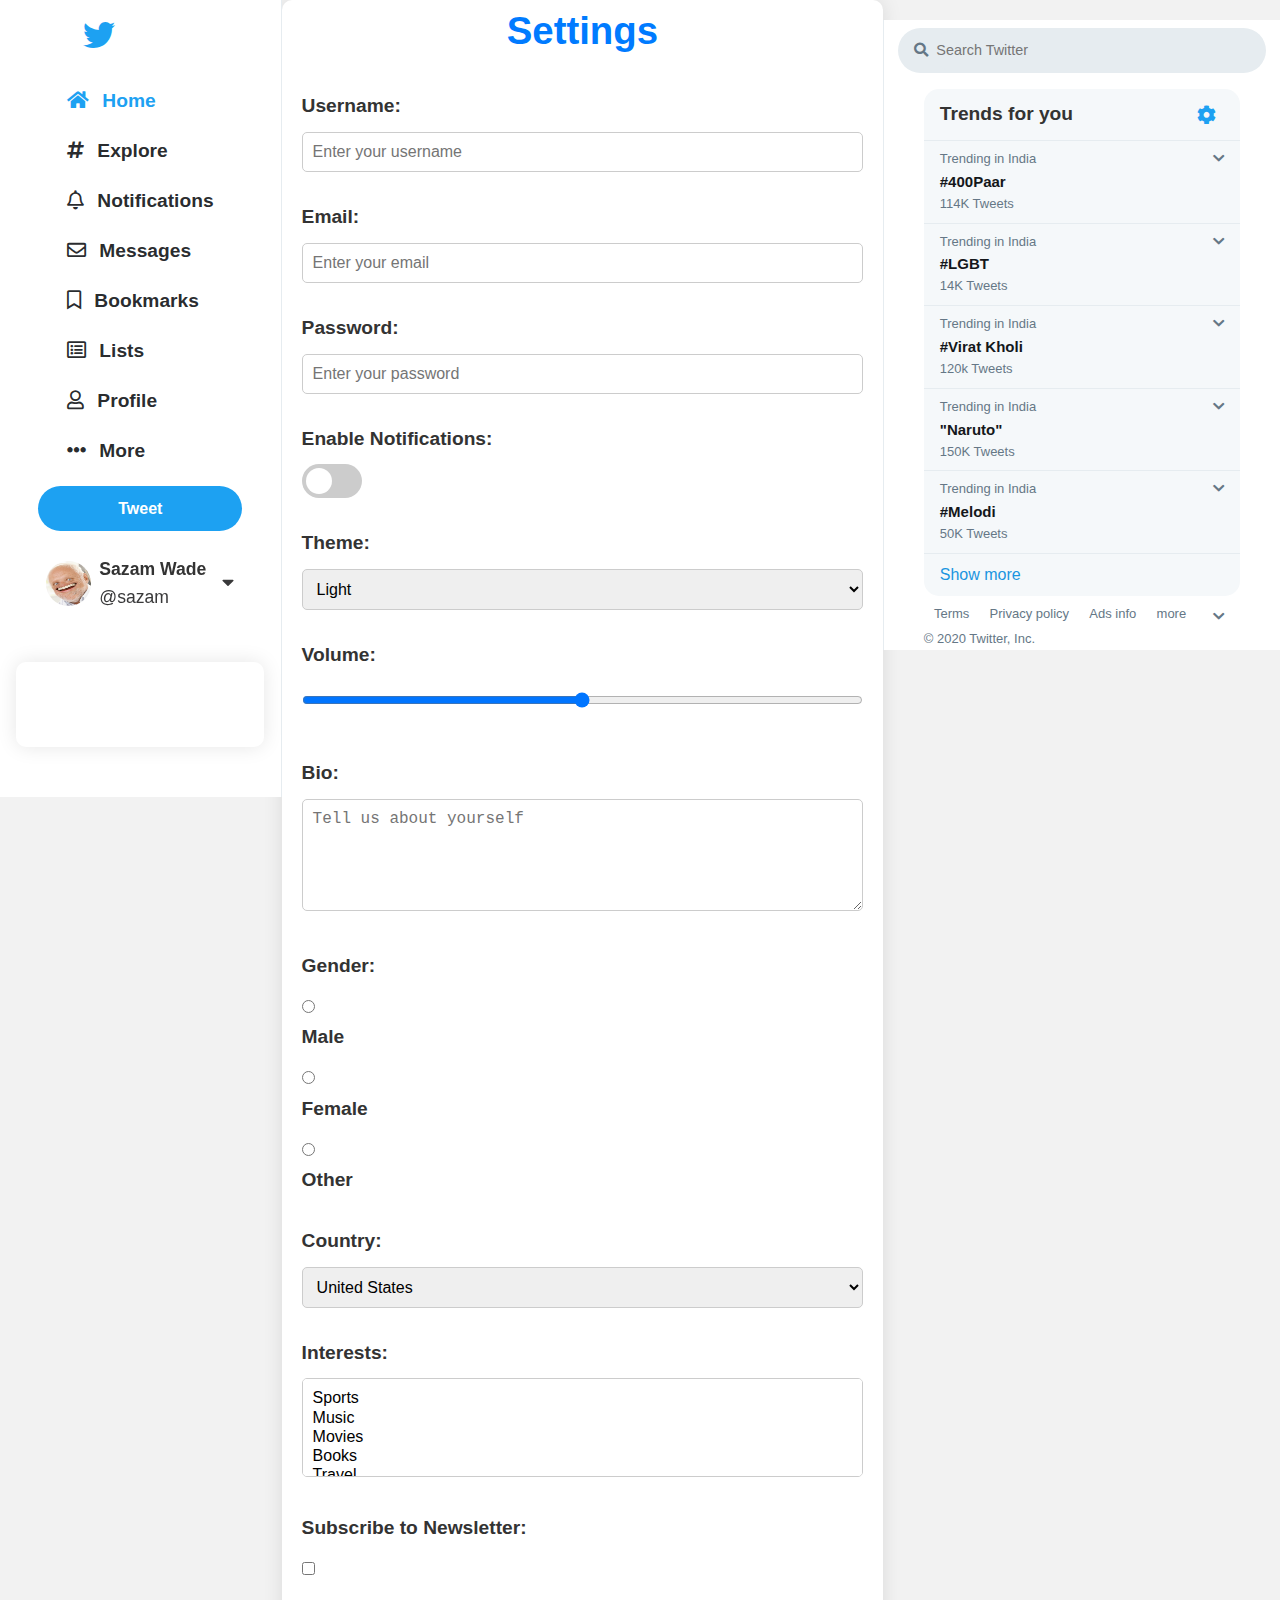
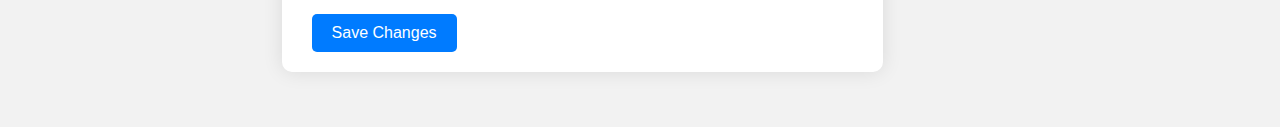
<file: TwitterClone-master/setting.html>
<!DOCTYPE html>
<html lang="en">
<head>
<meta charset="UTF-8">
<meta name="viewport" content="width=device-width, initial-scale=1.0">
<title>Settings</title>
<link rel="stylesheet" href="./css/style.css">
<link rel="stylesheet" href="./css/all.css">
  <link rel="stylesheet" href="./css/noti.css">
<style>
  body {
    font-family: Arial, sans-serif;
    margin: 0;
    padding: 0;
    background-color: #f2f2f2;
    color: #333;
  }
  .container {
    max-width: 800px;
    margin: 50px auto;
    padding: 20px;
    background-color: #fff;
    border-radius: 10px;
    box-shadow: 0 0 20px rgba(0, 0, 0, 0.1);
  }
  h1 {
    text-align: center;
    margin-bottom: 30px;
    color: #007bff;
  }
  .setting {
    margin-bottom: 30px;
  }
  .setting label {
    display: block;
    margin-bottom: 10px;
    font-weight: bold;
  }
  .setting input[type="text"],
  .setting input[type="email"],
  .setting input[type="password"],
  .setting input[type="range"],
  .setting select,
  .setting textarea {
    width: 100%;
    padding: 10px;
    font-size: 16px;
    border: 1px solid #ccc;
    border-radius: 5px;
    box-sizing: border-box;
  }
  .setting input[type="checkbox"] {
    margin-right: 10px;
  }
  .setting .switch {
    position: relative;
    display: inline-block;
    width: 60px;
    height: 34px;
  }
  .setting .switch input {
    opacity: 0;
    width: 0;
    height: 0;
  }
  .setting .slider {
    position: absolute;
    cursor: pointer;
    top: 0;
    left: 0;
    right: 0;
    bottom: 0;
    background-color: #ccc;
    border-radius: 34px;
    transition: .4s;
  }
  .setting .slider:before {
    position: absolute;
    content: "";
    height: 26px;
    width: 26px;
    left: 4px;
    bottom: 4px;
    background-color: white;
    border-radius: 50%;
    transition: .4s;
  }
  .setting input:checked + .slider {
    background-color: #007bff;
  }
  .setting input:checked + .slider:before {
    transform: translateX(26px);
  }
  .btn {
    display: inline-block;
    padding: 10px 20px;
    font-size: 16px;
    color: #fff;
    background-color: #007bff;
    border: none;
    border-radius: 5px;
    cursor: pointer;
    transition: background-color 0.3s;
  }
  .btn:hover {
    background-color: #0056b3;
  }
</style>
</head>
<body>
    <div class="main-flex-container">
        <div class="left-flex-container flex-item">
          <div class="nav-links">
            <ul>
              <li class="nav-items logo"><a href="index.html"><i class="fab fa-twitter"></i></a></li>
              <li class="nav-items current-page"><a href="index.html"><i class="fas fa-home"></i> Home</a></li>
              <li class="nav-items"><a href="#"><i class="fas fa-hashtag"></i> Explore</a></li>
              <li class="nav-items"><a href="noti.html"><i class="far fa-bell"></i> Notifications</a></li>
              <li class="nav-items"><a href="msg.html"><i class="far fa-envelope"></i> Messages</a></li>
              <li class="nav-items"><a href="#"><i class="far fa-bookmark"></i> Bookmarks</a></li>
              <li class="nav-items"><a href="list.html"><i class="far fa-list-alt"></i> Lists</a></li>
              <li class="nav-items"><a href="profilr.html"><i class="far fa-user"></i> Profile</a></li>
              <li class="nav-items"><a href="#"><i class="fas fa-ellipsis-h more-icon"></i> More</a></li>
            </ul>
          </div>
          <div class="tweet"><a href="#">Tweet</a></div>
          <div class="profile-box">
            <img src="./img/profile1 (2).png" alt="profile">
            <div class="profile-link">
              <p class="full-name">Sazam Wade</p>
              <p class="user-name">@sazam</p>
            </div>
            <div class="options-icon"><i class="fas fa-caret-down"></i></div>
          </div>
          <div class="container">
            <a href="#" style="background-color: white">Log In </a>
          </div>
        </div>


         <div class="container" style="width: 1200px; margin-top: 0;padding-top: 0;">
            <h1>Settings</h1>
            
            <div class="setting">
              <label for="username">Username:</label>
              <input type="text" id="username" name="username" placeholder="Enter your username">
            </div>
            
            <div class="setting">
              <label for="email">Email:</label>
              <input type="email" id="email" name="email" placeholder="Enter your email">
            </div>
            
            <div class="setting">
              <label for="password">Password:</label>
              <input type="password" id="password" name="password" placeholder="Enter your password">
            </div>
            
            <div class="setting">
              <label for="notifications">Enable Notifications:</label>
              <div class="switch">
                <label class="switch">
                  <input type="checkbox" id="notifications" name="notifications">
                  <span class="slider"></span>
                </label>
              </div>
            </div>
            
            <div class="setting">
              <label for="theme">Theme:</label>
              <select id="theme" name="theme">
                <option value="light">Light</option>
                <option value="dark">Dark</option>
              </select>
            </div>
            
            <div class="setting">
              <label for="volume">Volume:</label>
              <input type="range" id="volume" name="volume" min="0" max="100" value="50">
            </div>
            
            <div class="setting">
              <label for="bio">Bio:</label>
              <textarea id="bio" name="bio" rows="5" placeholder="Tell us about yourself"></textarea>
            </div>
            
            <div class="setting">
              <label>Gender:</label>
              <div>
                <input type="radio" id="male" name="gender" value="male">
                <label for="male">Male</label>
              </div>
              <div>
                <input type="radio" id="female" name="gender" value="female">
                <label for="female">Female</label>
              </div>
              <div>
                <input type="radio" id="other" name="gender" value="other">
                <label for="other">Other</label>
              </div>
            </div>
            
            <div class="setting">
              <label for="country">Country:</label>
              <select id="country" name="country">
                <option value="USA">United States</option>
                <option value="UK">United Kingdom</option>
                <option value="Canada">Canada</option>
                <option value="Australia">Australia</option>
                <option value="Germany">Germany</option>
              </select>
            </div>
            
            <div class="setting">
              <label for="interests">Interests:</label>
              <select id="interests" name="interests" multiple>
                <option value="sports">Sports</option>
                <option value="music">Music</option>
                <option value="movies">Movies</option>
                <option value="books">Books</option>
                <option value="travel">Travel</option>
              </select>
            </div>
            
            <div class="setting">
              <label for="newsletter">Subscribe to Newsletter:</label>
              <input type="checkbox" id="newsletter" name="newsletter">
            </div>
            
            <button class="btn">Save Changes</button>
          </div>

        

       
        <div class="right-flex-container flex-item " style="margin-top: 20px;">
            <div class="search-box">
              <i class="fas fa-search"></i>
              <input type="text" placeholder="Search Twitter">
            </div>
            <div class="trends">
              <ul>
                <li class="nav-list header">
                  <h2>Trends for you</h2>
                  <a href="setting.html">
                    <i class="fas fa-cog" ></i>
                  </a>
                  <!-- <i class="fas fa-cog" ></i> -->
                <li class="nav-list">
                  <div class="trend-list">
                    <p class="sub-text">Trending in India</p>
                    <p class="main-text">#400Paar</p>
                    <p class="sub-text">114K Tweets</p>
                  </div>
                  <div class="trend-icon">
                    <i class="fas fa-chevron-down"></i>
                  </div>
                </li>
                <li class="nav-list">
                  <div class="trend-list">
                    <p class="sub-text">Trending in India</p>
                    <p class="main-text">#LGBT</p>
                    <p class="sub-text">14K Tweets</p>
                  </div>
                  <div class="trend-icon">
                    <i class="fas fa-chevron-down"></i>
                  </div>
                </li>
                <li class="nav-list">
                  <div class="trend-list">
                    <p class="sub-text">Trending in India</p>
                    <p class="main-text">#Virat Kholi</p>
                    <p class="sub-text">120k Tweets</p>
                  </div>
                  <div class="trend-icon">
                    <i class="fas fa-chevron-down"></i>
                  </div>
                </li>
                <li class="nav-list">
                  <div class="trend-list">
                    <p class="sub-text">Trending in India</p>
                    <p class="main-text">"Naruto"</p>
                    <p class="sub-text">150K Tweets</p>
                  </div>
                  <div class="trend-icon">
                    <i class="fas fa-chevron-down"></i>
                  </div>
                </li>
                <li class="nav-list">
                  <div class="trend-list">
                    <p class="sub-text">Trending in India</p>
                    <p class="main-text">#Melodi</p>
                    <p class="sub-text">50K Tweets</p>
                  </div>
                  <div class="trend-icon">
                    <i class="fas fa-chevron-down"></i>
                  </div>
                </li>          
                <li class="nav-list"><a href="#">Show more</a></li>
              </ul>
            </div>
            <div class="right-footer">
              <div class="footer-links">
                <a href="#" class="sub-text">Terms</a>
                <a href="#" class="sub-text">Privacy policy</a>
                <a href="#" class="sub-text">Ads info</a>
                <a href="#" class="sub-text">more</a>
                <i class="fas fa-chevron-down sub-text"></i>
              </div>
              <div class="footer-copyright">
                <p class="sub-text">&copy; 2020 Twitter, Inc.</p>
              </div>
            </div>
    </div>   



</body>
</html>
</file>
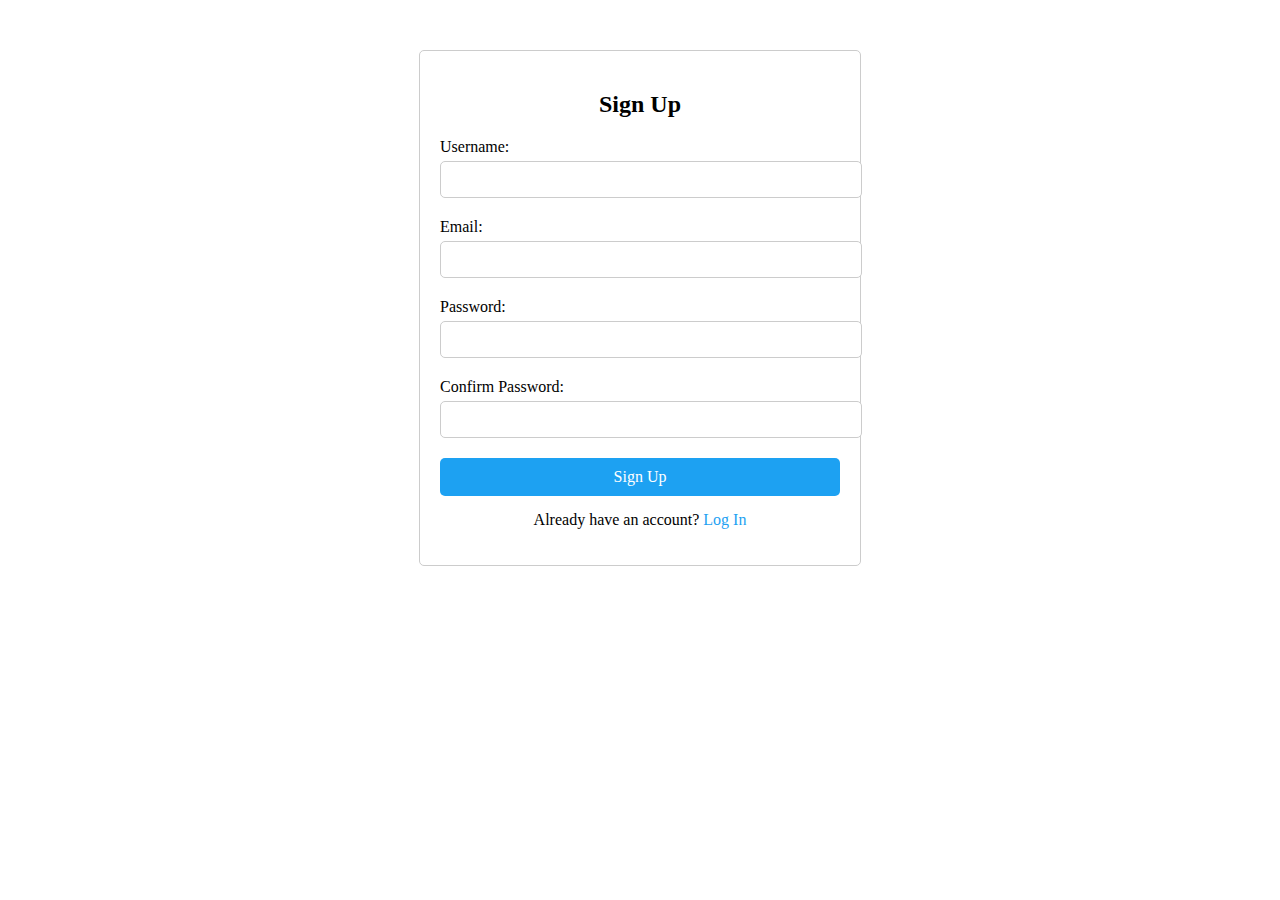
<file: TwitterClone-master/sign.html>
<!DOCTYPE html>
<html lang="en">
<head>
    <meta charset="UTF-8">
    <meta name="viewport" content="width=device-width, initial-scale=1.0">
    <title>Sign Up Page</title>
    <link rel="stylesheet" href="sign.css"> <!-- Link to your CSS file -->
</head>
<body>
    <div class="signup-container">
        <h2>Sign Up</h2>
        <form method="post">
            <div class="form-group">
                <label for="username">Username:</label>
                <input type="text" id="username" name="username" required>
            </div>
            <div class="form-group">
                <label for="email">Email:</label>
                <input type="email" id="email" name="email" required>
            </div>
            <div class="form-group">
                <label for="password">Password:</label>
                <input type="password" id="password" name="password" required>
            </div>
            <div class="form-group">
                <label for="confirm_password">Confirm Password:</label>
                <input type="password" id="confirm_password" name="confirm_password" required>
            </div>
            <!-- <button type="submit" id="signupButton"> <a href="login.html"></a>Sign Up</button> -->
            <a href="login.html" class="signup-button">Sign Up</a>
        </form>
        <p>Already have an account? <a href="login.html">Log In</a></p>
    </div>
</body>
</html>
</file>
<file: TwitterClone-master/login.css>
body {
    font-family: Arial, sans-serif;
    margin: 0;
    padding: 0;
    background-color: #f5f5f5;
}

.login-container {
    max-width: 400px;
    margin: 100px auto; /* Adjust top margin for vertical positioning */
    padding: 20px;
    background-color: #fff;
    border-radius: 10px;
    box-shadow: 0 0 10px rgba(0, 0, 0, 0.1);
}

h2 {
    text-align: center;
    margin-bottom: 20px;
}

.form-group {
    margin-bottom: 20px;
}

label {
    display: block;
    margin-bottom: 5px;
}

input[type="text"],
input[type="password"] {
    width: 94%;
    padding: 10px;
    border: 1px solid #ccc;
    border-radius: 5px;
}

button {
    width: 100%;
    padding: 10px;
    border: none;
    border-radius: 5px;
    background-color: #1da1f2;
    color: #fff;
    cursor: pointer;
}

button:hover {
    background-color: #0d8ecf;
}

body {
    font-family: Arial, sans-serif;
    margin: 0;
    padding: 0;
    background-color: #f5f5f5;
}

.login-container {
    width: 400px;
    margin: 100px auto; /* Center the container vertically and horizontally */
    padding: 30px;
    background-color: #fff;
    border-radius: 10px;
    box-shadow: 0 0 10px rgba(0, 0, 0, 0.1);
    text-align: center; /* Center the content inside the container */
}

.logo {
    width: 100px; /* Set the width of the logo */
    margin-bottom: 20px; /* Add some space below the logo */
}

h2 {
    margin-bottom: 30px;
}

.form-group {
    margin-bottom: 20px;
}

label {
    display: block;
    margin-bottom: 5px;
}

input[type="text"],
input[type="password"] {
    width: 94%;
    padding: 10px;
    border: 1px solid #ccc;
    border-radius: 5px;
}

button {
    width: 100%;
    padding: 10px;
    border: none;
    border-radius: 5px;
    background-color: #1da1f2;
    color: #fff;
    cursor: pointer;
}

button:hover {
    background-color: #0d8ecf;
}
.signup-button {
    font-size: 12px;
    text-align: center;
    text-decoration: none;
    cursor: pointer;
    color: black;
    margin-top: 20px;
}
.signup-button a:hover{
    color: #0d8ecf;
}
</file>
<file: TwitterClone-master/profilr.css>
body {
    font-family: Arial, sans-serif;
    margin: 0;
    padding: 0;
    background-color: #f5f8fa;
}

.container {
    max-width: 600px;
    margin: 20px auto;
    padding: 20px;
    background-color: #fff;
    border-radius: 10px;
    box-shadow: 0 0 10px rgba(0, 0, 0, 0.1);
}

.profile-header {
    text-align: center;
    margin-bottom: 20px;
}

.profile-header img {
    width: 100px;
    height: 100px;
    border-radius: 50%;
    margin-bottom: 10px;
}

.profile-nav ul {
    list-style-type: none;
    padding: 0;
    margin: 0;
    display: flex;
    justify-content: center;
    margin-bottom: 20px;
}

.profile-nav ul li {
    margin-right: 10px;
}

.profile-nav ul li a {
    text-decoration: none;
    color: #333;
    padding: 5px 10px;
    border-radius: 5px;
}

.profile-nav ul li a:hover {
    background-color: #f5f5f5;
}

.posts {
    border-top: 1px solid #ddd;
}

.post {
    padding: 10px 0;
    border-bottom: 1px solid #ddd;
}

.post p {
    margin: 0;
}

.post span {
    color: #888;
    font-size: 12px;
}
</file>
<file: TwitterClone-master/sign.css>
.signup-container {
    max-width: 400px;
    margin: 50px auto;
    padding: 20px;
    border: 1px solid #ccc;
    border-radius: 5px;
}

h2 {
    text-align: center;
}

.form-group {
    margin-bottom: 20px;
}

label {
    display: block;
    margin-bottom: 5px;
}

input[type="text"],
input[type="email"],
input[type="password"] {
    width: 100%;
    padding: 10px;
    border: 1px solid #ccc;
    border-radius: 5px;
}

button {
    width: 100%;
    padding: 10px;
    background-color: #1da1f2;
    color: white;
    border: none;
    border-radius: 5px;
    cursor: pointer;
}

button:hover {
    background-color: #0e7ac4;
}

p {
    margin-top: 15px;
    text-align: center;
}

p a {
    color: #1da1f2;
    text-decoration: none;
}

p a:hover {
    text-decoration: underline;
}
.signup-button {
    display: block; /* Change display to block */
    margin: 0 auto; /* Set auto margins to horizontally center */
    padding: 10px 20px;
    background-color: #1da1f2;
    color: white;
    text-align: center;
    text-decoration: none;
    border-radius: 5px;
}

.signup-button:hover {
    background-color: #0e7ac4;
}
</file>
<file: TwitterClone-master/css/style.css>
/* Stle reset */
* {
  margin: 0;
  padding: 0;
  box-sizing: border-box;
}

@font-face {
  font-family: "Roboto";
  src: url(../assets/Roboto-Regular.ttf);
}
body {
  font-family: 'Segoe UI', Tahoma, Geneva, Verdana, sans-serif;
  font-size: 1.2rem;
  line-height: 1.6;
}

a {
  text-decoration: none;
}
img:hover, .full-name:hover, .user-name:hover {
  cursor: pointer;
}

ul {
  list-style: none;
}

/* Main Containers */
.main-flex-container {
  max-width: 1350px;
  margin: auto;
  display: flex;
  flex-flow: row nowrap;
  justify-content: center;
}
.left-flex-container {
  flex: 1 0 22%;
  height: 100%;
  position: sticky;
  top: 0;
  background:#fff; 
  display: flex;
  flex-flow: column nowrap;
  justify-content: center;
  align-items: center;
  border-right: 1px solid rgb(230, 236, 240);
}
.center-flex-container {
 flex: 3 0 45%;
 background:#fff;
}
.right-flex-container {
  flex: 2 0 31%;
  height: 100%;
  width: 100%;
  position: sticky;
  top: 0;
  background:#fff;
  border-left: 1px solid rgb(230, 236, 240);
  display: flex;
  flex-flow: column nowrap;
  align-items: center;
}

/* Left Navigation */
.logo i{
  color: #1da1f2;
  font-size: 2rem;
  padding: 1rem;
}
.logo i:hover {
  border-radius: 50%;
  padding: 1rem;
}

.nav-links a {
  font-weight: 750;
  color: rgba(20, 23, 26, 0.93);
  padding: 10px 15px;
}

.current-page a { color: rgba(29,161,242,1.00);}

.nav-links a:hover {
  background: rgba(29, 161, 242, 0.1);
  color: #1da1f2;
  padding: 10px 15px;
  border-radius: 25px;
}
.nav-items {
  margin: 1.2rem 2rem;
  white-space: nowrap;
}
.nav-links i {
  padding-right: 0.5rem;
}
.nav-links {
  margin-top: -1rem;
}

.tweet a {
  display: block;
  margin: auto;
  width: 100%;
  color: #fff;
  background: #1da1f2;
  font-size: 1rem;
  font-weight: 700;
  padding: 10px 5rem;
  border-radius: 25px;
}

.tweet a:hover {
  color: #fff;
  background: #198ed6;
}

.profile-box {
  display: flex;
  flex-flow: row nowrap;
  justify-content: center;
  align-items: center;
  margin-top: 1.5rem;
  align-self: center;
  padding: 0 0.6rem;
}
.profile-box:hover {
  background: rgba(29, 161, 242, 0.1);
  border-radius: 25px;
  cursor: pointer;
}

.profile-box img {
  display: block;
  width: 45px;
  height: 45px;
  margin: auto;
  border-radius: 100%;
  margin-right: 0.5rem;
}

.profile-box .full-name {
  font-weight: 600;
  font-size: 1.1rem;
}

.profile-box .options-icon {
  color: #39393a;
  margin-left: 1rem;
}

.user-name {
  color: #39393a;
  font-family: 'Gill Sans', 'Gill Sans MT', Calibri, 'Trebuchet MS', sans-serif;
  font-size: 1.1rem;
}

/* Main Container */
.home {
  display: flex;
  justify-content: space-between;
  position: sticky;
  top: 0;
  background: #fff;
  border-bottom: 1px solid rgb(230, 236, 240);
  color: #39393a;
  padding: 0.5rem 1rem;
}

/* home panel */
.home h1 {
  font-size: 1.2rem;
  font-weight: 800;
}
.home i {
  font-size: 1.4rem;
  color: rgba(29,161,242,1.00);
  background: #fff;
  padding: 0.5rem;
  border-radius: 50%
}
.home i:hover {
  background: rgba(29, 161, 242, 0.1);
  padding: 0.5rem;
  border-radius: 50%;
  cursor: pointer;
}

/* Create Tweet box */
.post-tweet {
  background: #fff;
  border-bottom: 10px solid rgb(230, 236, 240);
}
.form-group-1 {
  display: flex;
  flex-flow: row;
  padding: 0.3rem 1rem;
}

.post-tweet img {
  display: inline-block;
  margin-right: 5px;
  width: 50px;
  height: 50px;
  border-radius: 50%;
  align-self: center; 
}

.post-tweet input {
  width: 90%;
  height: 60px;
  padding: 0.5rem 1rem;
  border: none;
  font-size: 1.2rem;
  font-weight: 300;
}
.post-tweet input::placeholder {
  color: rgba(123, 124, 126, 0.719);
}
.post-tweet input:focus {
  outline: none;
}
.form-group-2 {
  display: flex;
  flex-flow: row;
  justify-content: space-between;
  align-items: center;
  padding-bottom: 0.8rem;
}

.post-icons {
  padding-left: 4rem;
  color: #1da1f2;
}
.post-icons i {
  padding-right: 10px;
  font-size: 1.4rem;
}
.post-icons i:hover {
  color: #1da0f2c2;
  cursor: pointer;
}
.form-group-2 .btn {
  border: none;
  font-weight: 600;
  font-size: 1rem;
  padding: 0.7rem 1rem;
  background: #8ed0f9;
  color: #fff;
  border-radius: 25px;
  margin-right: 1rem;
}
.form-group-2 .btn:hover {
  background: #1da1f2;
  cursor: pointer;
  
}

.btn:focus {
  outline: none;
}

/* User Content */
.tweets img {
  display: block;
  width: 100%;
}
.tweets .user-pics img {
  display: block;
  width: 50px;
  height: 50px;
  border-radius: 50%;
  margin: 0.5rem 1rem;
}
.tweets {
  display: flex;
  flex-flow: row;
  justify-content: center;
  font-size: 15px;
  width: 100%;
  line-height: 1.75rem;
  padding-top: 0.5rem;
  border-bottom: 1px solid rgb(230, 236, 240);
}
.tweets:hover {
  background: rgb(245, 248, 250);
}
.full-name:hover {
  text-decoration: underline;
}
.user-content img {
  border-radius: 20px;
}
.user-content {
  font-family: "Roboto";
  padding-right: 1rem;
  color: rgb(48, 52, 56);
  font-weight: 400;
  line-height: 1.5;
}
.user-content a {
  color: rgb(27, 149, 224);
}

.user-content-box {
  display: flex;
  flex-flow: column nowrap;
  color: rgb(20, 23, 26);
}

.user-content-box .user-names {
  display: flex;
  flex-flow: row nowrap;
}
.user-names .full-name {
  padding-right: 10px;
  font-size: 1rem;
  font-weight: 700;
  color: rgb(20, 23, 26);
}
.user-names .user-name {
  padding-right: 10px;
  font-size: 1.05rem;
  font-weight: 400;
  color: rgb(101, 119, 134);
}
.time {
  color: rgb(101, 119, 134);
}
.user-names i {
  padding-top: 0.6rem;
  margin-left: 50%;
  color: rgb(101, 119, 134);

}
.content-icons {
  display: flex;
  flex-flow: row nowrap;
  justify-content: space-between;
  align-items: flex-start;
  padding: 1rem 4rem 1rem 0;
}

.content-icons i {
  color: rgb(101, 119, 134);
  font-size: 1rem;
  cursor: pointer;
  
}
.content-icons i:last-child {
  font-size: 14px;
}

.content-icons .blue:hover {
  color: rgba(29, 161,242,1.00);
}
.content-icons .green:hover {
  color: rgb(23 191 99);
}
.content-icons .red:hover {
  color: rgb(224, 36, 94);
}
.content-icons .blue:hover {
  color: rgba(29, 161,242,1.00);
}

/* Right Navbar */
.search-box {
  border: none;
  border-radius: 25px;
  padding: 0.1rem 1rem;
  background: rgb(230, 236, 240);
  margin-top: 0.5rem;
  white-space: nowrap;
}
.search-box i {
  color: rgb(101, 119, 134);
  font-size: 0.9rem;
}
.search-box input {
  padding: 0.8rem 8rem 0.8rem 0.2rem;
  border-radius: 25px;
  outline: none;
  border: none;
  font-size: 0.9rem;
  background: rgb(230, 236, 240);
}

/* Trending Nav Items */
.nav-list {
  display: flex;
  flex-flow: row nowrap;
  justify-content: space-between;
  padding: 0.5rem 1rem;
  border-bottom: 1px solid rgb(230, 236, 240);
}
.nav-list:hover {
  background: rgba(0, 0, 0, 0.03);
  cursor: pointer;
}
.nav-list a {
    color: rgb(27, 149, 224);
}
.nav-list:last-child {
  font-size: 1rem;
  border-bottom: none;
}
.trend-list {
  display: flex;
  flex-flow: column nowrap;
  
}

.trends {
  background: rgb(245, 248, 250);
  display: flex;
  flex-flow: column nowrap;
  width: 80%;
  border-radius: 15px;
  margin-top: 1rem;
}
.trends .header {
  display: flex;
  flex-flow: row nowrap;
  justify-content: space-between;
  align-items: center;
  padding-bottom: 0.3rem;
  border-bottom: 1px solid rgb(230, 236, 240);
  padding: 0.5rem 1rem;
  border-bottom: 1px solid rgb(230, 236, 240);
}

.header h2 {
  font-size: 1.2rem;
  font-weight: 800;
}

.header i {
  color: rgba(29,161,242,1.00);
  background: rgb(245, 248, 250);
  padding: 0.5rem;
  border-radius: 50%
}
.header i:hover {
  background: rgba(29, 161, 242, 0.1);
  padding: 0.5rem;
  border-radius: 50%;
  cursor: pointer;
}

.main-text {
  font-size: 15px;
  font-weight: bold;
  color: rgb(20, 23, 26);
}

.sub-text {
  font-size: 13px;
  color: rgb(101, 119, 134);
}

.nav-list .trend-icon {
  font-size: 13px;
  color:  rgb(101, 119, 134);
}

.right-footer {
  display: flex;
  flex-direction: column;
  width: 80%;
}

.footer-links {
  display: flex;
  flex-direction: row;
  justify-content: space-around;
  align-items: flex-start;
  margin-top: 0.5rem;
}
.footer-links a:hover {
  text-decoration: underline;
}
.footer-links i {
    padding: 0.4rem;
    border-radius: 50%;
}
.footer-links i:hover {
    background: rgb(245, 248, 250);
    padding: 0.4rem;
    border-radius: 50%;
    cursor: pointer;
}

.footer-copyright {
  align-self: flex-start;
}

.follow-users-box {
  display: flex;
  flex-flow: column nowrap;
  justify-content: center;
  font-size: 15px;
  width: 100%;
  line-height: 1.5rem;
}

.related-followers .sub-text {
  font-size: 14px;
  padding-left: 2.1rem;
}
.related-followers i {
  font-size: 0.7rem;
  padding-right: 8px;
}
.follow-header .main-text {
  font-size: 19px;
  font-weight: 800;
}
.full-name h1:hover {
  text-decoration: underline;
}
.user-name .sub-text {
  font-size: 17px;
  color: rgb(101, 119, 134);
}
.follow-header {
  display: flex;
  justify-content: space-between;
  padding: 0.5rem 1rem;
  border-bottom: 1px solid rgb(230, 236, 240);
  border-top: 10px solid rgb(230, 236, 240);
}

.follow-header i {
  font-size: 13px;
  align-self: center;
  cursor: pointer;
}
.user-profile img {
  display: inline-block;
  margin-right: 5px;
  width: 50px;
  height: 50px;
  border-radius: 50%;
  align-self: center; 
}

.follow-user {
  display: flex;
  flex-flow: column nowrap;
  padding: 0.4rem 1rem;
  border-bottom: 1px solid rgb(230, 236, 240);
}
.follow-user:hover {
  background: rgb(245, 248, 250);
}
.user-profile {
  display: flex;
  flex-flow: row nowrap;
}
.user-profile-content {
  width: 100%;
  padding-bottom: 0.3rem;
}
.title-container {
  display: flex;
  justify-content: space-between;
}
.bio-container{
  font-family: "Roboto";
}
.bio-container a{
  color:rgb(29,161,242);
}
.bio-container a:hover, .user-content a:hover {
  text-decoration: underline;
}

.follow-btn a{
  font-weight: bold;
  color: rgb(29,161,242);
  background: #fff;
  padding: 0.3rem 1.1rem;
  border: 1px solid rgba(29,161,242,1.00);
  border-radius: 25px;
}

.follow-btn a:hover {
  background:  rgba(29, 161, 242, 0.1);;
}

.follow-footer {
  padding: 1rem;
  background: #fff;
  border-bottom: 1px solid rgb(230, 236, 240);
}
.follow-footer a {
  color: rgb(29,161,242);
  font-size: 15px;
  font-weight: 400;
}
.follow-footer:hover {
  background: rgba(0, 0, 0, 0.03);
}

.pagnation {
  margin: 1rem 0;
  text-align: center;
}
.pagnation a {
  color: #fff;
  background: #1da1f2;
  padding: 0.3rem 1rem;
  border-radius: 25px;
  font-size: 1rem;
}
.pagnation a:hover {
  background: #198ed6;
}

.container a {
  margin-top: 5rem;
  display: block;
  margin: auto;
  width: 100%;
  color: #fff;
  background-color: #1da1f2;
  font-size: 1rem;
  font-weight: 700;
  padding: 10px 5rem;
  border-radius: 25px;
}

.container a:hover {
  color: #fff;
  background: #198ed6;
}
</file>
<file: TwitterClone-master/css/msg.css>
body {
    font-family: Arial, sans-serif;
    margin: 0;
    padding: 0;
    background-color: #f5f8fa;
}
/* Stle reset */
* {
    margin: 0;
    padding: 0;
    box-sizing: border-box;
  }
  
  @font-face {
    font-family: "Roboto";
    src: url(../assets/Roboto-Regular.ttf);
  }
  body {
    font-family: 'Segoe UI', Tahoma, Geneva, Verdana, sans-serif;
    font-size: 1.2rem;
    line-height: 1.6;
  }
  
  a {
    text-decoration: none;
  }
  img:hover, .full-name:hover, .user-name:hover {
    cursor: pointer;
  }
  
  ul {
    list-style: none;
  }
  
  /* Main Containers */
  .main-flex-container {
    max-width: 1350px;
    margin: auto;
    display: flex;
    flex-flow: row nowrap;
    justify-content: center;
  }
  .left-flex-container {
    flex: 1 0 22%;
    height: 100%;
    position: sticky;
    top: 0;
    background:#fff; 
    display: flex;
    flex-flow: column nowrap;
    justify-content: center;
    align-items: center;
    border-right: 1px solid rgb(230, 236, 240);
  }
  .center-flex-container {
   flex: 3 0 45%;
   background:#fff;
  }
  .right-flex-container {
    flex: 2 0 31%;
    height: 100%;
    width: 100%;
    position: sticky;
    top: 0;
    background:#fff;
    border-left: 1px solid rgb(230, 236, 240);
    display: flex;
    flex-flow: column nowrap;
    align-items: center;
  }
  
  /* Left Navigation */
  .logo i{
    color: #1da1f2;
    font-size: 2rem;
    padding: 1rem;
  }
  .logo i:hover {
    border-radius: 50%;
    padding: 1rem;
  }
  
  .nav-links a {
    font-weight: 750;
    color: rgba(20, 23, 26, 0.93);
    padding: 10px 15px;
  }
  
  .current-page a { color: rgba(29,161,242,1.00);}
  
  .nav-links a:hover {
    background: rgba(29, 161, 242, 0.1);
    color: #1da1f2;
    padding: 10px 15px;
    border-radius: 25px;
  }
  .nav-items {
    margin: 1.2rem 2rem;
    white-space: nowrap;
  }
  .nav-links i {
    padding-right: 0.5rem;
  }
  .nav-links {
    margin-top: -1rem;
  }
  
  .tweet a {
    display: block;
    margin: auto;
    width: 100%;
    color: #fff;
    background: #1da1f2;
    font-size: 1rem;
    font-weight: 700;
    padding: 10px 5rem;
    border-radius: 25px;
  }
  
  .tweet a:hover {
    color: #fff;
    background: #198ed6;
  }
  
  .profile-box {
    display: flex;
    flex-flow: row nowrap;
    justify-content: center;
    align-items: center;
    margin-top: 1.5rem;
    align-self: center;
    padding: 0 0.6rem;
  }
  .profile-box:hover {
    background: rgba(29, 161, 242, 0.1);
    border-radius: 25px;
    cursor: pointer;
  }
  
  .profile-box img {
    display: block;
    width: 45px;
    height: 45px;
    margin: auto;
    border-radius: 100%;
    margin-right: 0.5rem;
  }
  
  .profile-box .full-name {
    font-weight: 600;
    font-size: 1.1rem;
  }
  
  .profile-box .options-icon {
    color: #39393a;
    margin-left: 1rem;
  }
  
  .user-name {
    color: #39393a;
    font-family: 'Gill Sans', 'Gill Sans MT', Calibri, 'Trebuchet MS', sans-serif;
    font-size: 1.1rem;
  }
  
  /* Main Container */
  .home {
    display: flex;
    justify-content: space-between;
    position: sticky;
    top: 0;
    background: #fff;
    border-bottom: 1px solid rgb(230, 236, 240);
    color: #39393a;
    padding: 0.5rem 1rem;
  }
  
  /* home panel */
  .home h1 {
    font-size: 1.2rem;
    font-weight: 800;
  }
  .home i {
    font-size: 1.4rem;
    color: rgba(29,161,242,1.00);
    background: #fff;
    padding: 0.5rem;
    border-radius: 50%
  }
  .home i:hover {
    background: rgba(29, 161, 242, 0.1);
    padding: 0.5rem;
    border-radius: 50%;
    cursor: pointer;
  }
  
  /* Create Tweet box */
  .post-tweet {
    background: #fff;
    border-bottom: 10px solid rgb(230, 236, 240);
  }
  .form-group-1 {
    display: flex;
    flex-flow: row;
    padding: 0.3rem 1rem;
  }
  
  .post-tweet img {
    display: inline-block;
    margin-right: 5px;
    width: 50px;
    height: 50px;
    border-radius: 50%;
    align-self: center; 
  }
  
  .post-tweet input {
    width: 90%;
    height: 60px;
    padding: 0.5rem 1rem;
    border: none;
    font-size: 1.2rem;
    font-weight: 300;
  }
  .post-tweet input::placeholder {
    color: rgba(123, 124, 126, 0.719);
  }
  .post-tweet input:focus {
    outline: none;
  }
  .form-group-2 {
    display: flex;
    flex-flow: row;
    justify-content: space-between;
    align-items: center;
    padding-bottom: 0.8rem;
  }
  
  .post-icons {
    padding-left: 4rem;
    color: #1da1f2;
  }
  .post-icons i {
    padding-right: 10px;
    font-size: 1.4rem;
  }
  .post-icons i:hover {
    color: #1da0f2c2;
    cursor: pointer;
  }
  .form-group-2 .btn {
    border: none;
    font-weight: 600;
    font-size: 1rem;
    padding: 0.7rem 1rem;
    background: #8ed0f9;
    color: #fff;
    border-radius: 25px;
    margin-right: 1rem;
  }
  .form-group-2 .btn:hover {
    background: #1da1f2;
    cursor: pointer;
    
  }
  
  .btn:focus {
    outline: none;
  }
  
  /* User Content */
  .tweets img {
    display: block;
    width: 100%;
  }
  .tweets .user-pics img {
    display: block;
    width: 50px;
    height: 50px;
    border-radius: 50%;
    margin: 0.5rem 1rem;
  }
  .tweets {
    display: flex;
    flex-flow: row;
    justify-content: center;
    font-size: 15px;
    width: 100%;
    line-height: 1.75rem;
    padding-top: 0.5rem;
    border-bottom: 1px solid rgb(230, 236, 240);
  }
  .tweets:hover {
    background: rgb(245, 248, 250);
  }
  .full-name:hover {
    text-decoration: underline;
  }
  .user-content img {
    border-radius: 20px;
  }
  .user-content {
    font-family: "Roboto";
    padding-right: 1rem;
    color: rgb(48, 52, 56);
    font-weight: 400;
    line-height: 1.5;
  }
  .user-content a {
    color: rgb(27, 149, 224);
  }
  
  .user-content-box {
    display: flex;
    flex-flow: column nowrap;
    color: rgb(20, 23, 26);
  }
  
  .user-content-box .user-names {
    display: flex;
    flex-flow: row nowrap;
  }
  .user-names .full-name {
    padding-right: 10px;
    font-size: 1rem;
    font-weight: 700;
    color: rgb(20, 23, 26);
  }
  .user-names .user-name {
    padding-right: 10px;
    font-size: 1.05rem;
    font-weight: 400;
    color: rgb(101, 119, 134);
  }
  .time {
    color: rgb(101, 119, 134);
  }
  .user-names i {
    padding-top: 0.6rem;
    margin-left: 50%;
    color: rgb(101, 119, 134);
  
  }
  .content-icons {
    display: flex;
    flex-flow: row nowrap;
    justify-content: space-between;
    align-items: flex-start;
    padding: 1rem 4rem 1rem 0;
  }
  
  .content-icons i {
    color: rgb(101, 119, 134);
    font-size: 1rem;
    cursor: pointer;
    
  }
  .content-icons i:last-child {
    font-size: 14px;
  }
  
  .content-icons .blue:hover {
    color: rgba(29, 161,242,1.00);
  }
  .content-icons .green:hover {
    color: rgb(23 191 99);
  }
  .content-icons .red:hover {
    color: rgb(224, 36, 94);
  }
  .content-icons .blue:hover {
    color: rgba(29, 161,242,1.00);
  }
  
  /* Right Navbar */
  .search-box {
    border: none;
    border-radius: 25px;
    padding: 0.1rem 1rem;
    background: rgb(230, 236, 240);
    margin-top: 0.5rem;
    white-space: nowrap;
  }
  .search-box i {
    color: rgb(101, 119, 134);
    font-size: 0.9rem;
  }
  .search-box input {
    padding: 0.8rem 8rem 0.8rem 0.2rem;
    border-radius: 25px;
    outline: none;
    border: none;
    font-size: 0.9rem;
    background: rgb(230, 236, 240);
  }
  
  /* Trending Nav Items */
  .nav-list {
    display: flex;
    flex-flow: row nowrap;
    justify-content: space-between;
    padding: 0.5rem 1rem;
    border-bottom: 1px solid rgb(230, 236, 240);
  }
  .nav-list:hover {
    background: rgba(0, 0, 0, 0.03);
    cursor: pointer;
  }
  .nav-list a {
      color: rgb(27, 149, 224);
  }
  .nav-list:last-child {
    font-size: 1rem;
    border-bottom: none;
  }
  .trend-list {
    display: flex;
    flex-flow: column nowrap;
    
  }
  
  .trends {
    background: rgb(245, 248, 250);
    display: flex;
    flex-flow: column nowrap;
    width: 80%;
    border-radius: 15px;
    margin-top: 1rem;
  }
  .trends .header {
    display: flex;
    flex-flow: row nowrap;
    justify-content: space-between;
    align-items: center;
    padding-bottom: 0.3rem;
    border-bottom: 1px solid rgb(230, 236, 240);
    padding: 0.5rem 1rem;
    border-bottom: 1px solid rgb(230, 236, 240);
  }
  
  .header h2 {
    font-size: 1.2rem;
    font-weight: 800;
  }
  
  .header i {
    color: rgba(29,161,242,1.00);
    background: rgb(245, 248, 250);
    padding: 0.5rem;
    border-radius: 50%
  }
  .header i:hover {
    background: rgba(29, 161, 242, 0.1);
    padding: 0.5rem;
    border-radius: 50%;
    cursor: pointer;
  }
  
  .main-text {
    font-size: 15px;
    font-weight: bold;
    color: rgb(20, 23, 26);
  }
  
  .sub-text {
    font-size: 13px;
    color: rgb(101, 119, 134);
  }
  
  .nav-list .trend-icon {
    font-size: 13px;
    color:  rgb(101, 119, 134);
  }
  
  .right-footer {
    display: flex;
    flex-direction: column;
    width: 80%;
  }
  
  .footer-links {
    display: flex;
    flex-direction: row;
    justify-content: space-around;
    align-items: flex-start;
    margin-top: 0.5rem;
  }
  .footer-links a:hover {
    text-decoration: underline;
  }
  .footer-links i {
      padding: 0.4rem;
      border-radius: 50%;
  }
  .footer-links i:hover {
      background: rgb(245, 248, 250);
      padding: 0.4rem;
      border-radius: 50%;
      cursor: pointer;
  }
  
  .footer-copyright {
    align-self: flex-start;
  }
  
  .follow-users-box {
    display: flex;
    flex-flow: column nowrap;
    justify-content: center;
    font-size: 15px;
    width: 100%;
    line-height: 1.5rem;
  }
  
  .related-followers .sub-text {
    font-size: 14px;
    padding-left: 2.1rem;
  }
  .related-followers i {
    font-size: 0.7rem;
    padding-right: 8px;
  }
  .follow-header .main-text {
    font-size: 19px;
    font-weight: 800;
  }
  .full-name h1:hover {
    text-decoration: underline;
  }
  .user-name .sub-text {
    font-size: 17px;
    color: rgb(101, 119, 134);
  }
  .follow-header {
    display: flex;
    justify-content: space-between;
    padding: 0.5rem 1rem;
    border-bottom: 1px solid rgb(230, 236, 240);
    border-top: 10px solid rgb(230, 236, 240);
  }
  
  .follow-header i {
    font-size: 13px;
    align-self: center;
    cursor: pointer;
  }
  .user-profile img {
    display: inline-block;
    margin-right: 5px;
    width: 50px;
    height: 50px;
    border-radius: 50%;
    align-self: center; 
  }
  
  .follow-user {
    display: flex;
    flex-flow: column nowrap;
    padding: 0.4rem 1rem;
    border-bottom: 1px solid rgb(230, 236, 240);
  }
  .follow-user:hover {
    background: rgb(245, 248, 250);
  }
  .user-profile {
    display: flex;
    flex-flow: row nowrap;
  }
  .user-profile-content {
    width: 100%;
    padding-bottom: 0.3rem;
  }
  .title-container {
    display: flex;
    justify-content: space-between;
  }
  .bio-container{
    font-family: "Roboto";
  }
  .bio-container a{
    color:rgb(29,161,242);
  }
  .bio-container a:hover, .user-content a:hover {
    text-decoration: underline;
  }
  
  .follow-btn a{
    font-weight: bold;
    color: rgb(29,161,242);
    background: #fff;
    padding: 0.3rem 1.1rem;
    border: 1px solid rgba(29,161,242,1.00);
    border-radius: 25px;
  }
  
  .follow-btn a:hover {
    background:  rgba(29, 161, 242, 0.1);;
  }
  
  .follow-footer {
    padding: 1rem;
    background: #fff;
    border-bottom: 1px solid rgb(230, 236, 240);
  }
  .follow-footer a {
    color: rgb(29,161,242);
    font-size: 15px;
    font-weight: 400;
  }
  .follow-footer:hover {
    background: rgba(0, 0, 0, 0.03);
  }
  
  .pagnation {
    margin: 1rem 0;
    text-align: center;
  }
  .pagnation a {
    color: #fff;
    background: #1da1f2;
    padding: 0.3rem 1rem;
    border-radius: 25px;
    font-size: 1rem;
  }
  .pagnation a:hover {
    background: #198ed6;
  }
  
  .container a {
    margin-top: 5rem;
    display: block;
    margin: auto;
    width: 100%;
    color: #fff;
    background-color: #1da1f2;
    font-size: 1rem;
    font-weight: 700;
    padding: 10px 5rem;
    border-radius: 25px;
  }
  
  .container a:hover {
    color: #fff;
    background: #198ed6;
  }

.container {
    max-width: 600px;
    margin: 20px auto;
    padding: 20px;
    background-color: #fff;
    border-radius: 10px;
    box-shadow: 0 0 10px rgba(0, 0, 0, 0.1);
}

header {
    text-align: center;
}

.message-list {
    margin-top: 20px;
}

.message-thread {
    display: flex;
    margin-bottom: 15px;
}

.profile-img img {
    width: 50px;
    height: 50px;
    border-radius: 50%;
    margin-right: 10px;
}

.message-content {
    flex: 1;
}

.message-header {
    display: flex;
    justify-content: space-between;
    align-items: center;
}

.message-header h2 {
    font-size: 16px;
    margin: 0;
    font-weight: bold;
}

.message-header span {
    font-size: 14px;
    color: #8899a6;
}

.message-content p {
    margin: 5px 0;
}

.message-content p:last-child {
    margin-bottom: 0;
}
</file>
<file: TwitterClone-master/css/noti.css>
/* Stle reset */
* {
    margin: 0;
    padding: 0;
    box-sizing: border-box;
  }
  
  @font-face {
    font-family: "Roboto";
    src: url(../assets/Roboto-Regular.ttf);
  }
  body {
    font-family: 'Segoe UI', Tahoma, Geneva, Verdana, sans-serif;
    font-size: 1.2rem;
    line-height: 1.6;
  }
  
  a {
    text-decoration: none;
  }
  img:hover, .full-name:hover, .user-name:hover {
    cursor: pointer;
  }
  
  ul {
    list-style: none;
  }
  
  /* Main Containers */
  .main-flex-container {
    max-width: 1350px;
    margin: auto;
    display: flex;
    flex-flow: row nowrap;
    justify-content: center;
  }
  .left-flex-container {
    flex: 1 0 22%;
    height: 100%;
    position: sticky;
    top: 0;
    background:#fff; 
    display: flex;
    flex-flow: column nowrap;
    justify-content: center;
    align-items: center;
    border-right: 1px solid rgb(230, 236, 240);
  }
  .center-flex-container {
   flex: 3 0 45%;
   background:#fff;
  }
  .right-flex-container {
    flex: 2 0 31%;
    height: 100%;
    width: 100%;
    position: sticky;
    top: 0;
    background:#fff;
    border-left: 1px solid rgb(230, 236, 240);
    display: flex;
    flex-flow: column nowrap;
    align-items: center;
  }
  
  /* Left Navigation */
  .logo i{
    color: #1da1f2;
    font-size: 2rem;
    padding: 1rem;
  }
  .logo i:hover {
    border-radius: 50%;
    padding: 1rem;
  }
  
  .nav-links a {
    font-weight: 750;
    color: rgba(20, 23, 26, 0.93);
    padding: 10px 15px;
  }
  
  .current-page a { color: rgba(29,161,242,1.00);}
  
  .nav-links a:hover {
    background: rgba(29, 161, 242, 0.1);
    color: #1da1f2;
    padding: 10px 15px;
    border-radius: 25px;
  }
  .nav-items {
    margin: 1.2rem 2rem;
    white-space: nowrap;
  }
  .nav-links i {
    padding-right: 0.5rem;
  }
  .nav-links {
    margin-top: -1rem;
  }
  
  .tweet a {
    display: block;
    margin: auto;
    width: 100%;
    color: #fff;
    background: #1da1f2;
    font-size: 1rem;
    font-weight: 700;
    padding: 10px 5rem;
    border-radius: 25px;
  }
  
  .tweet a:hover {
    color: #fff;
    background: #198ed6;
  }
  
  .profile-box {
    display: flex;
    flex-flow: row nowrap;
    justify-content: center;
    align-items: center;
    margin-top: 1.5rem;
    align-self: center;
    padding: 0 0.6rem;
  }
  .profile-box:hover {
    background: rgba(29, 161, 242, 0.1);
    border-radius: 25px;
    cursor: pointer;
  }
  
  .profile-box img {
    display: block;
    width: 45px;
    height: 45px;
    margin: auto;
    border-radius: 100%;
    margin-right: 0.5rem;
  }
  
  .profile-box .full-name {
    font-weight: 600;
    font-size: 1.1rem;
  }
  
  .profile-box .options-icon {
    color: #39393a;
    margin-left: 1rem;
  }
  
  .user-name {
    color: #39393a;
    font-family: 'Gill Sans', 'Gill Sans MT', Calibri, 'Trebuchet MS', sans-serif;
    font-size: 1.1rem;
  }
  
  /* Main Container */
  .home {
    display: flex;
    justify-content: space-between;
    position: sticky;
    top: 0;
    background: #fff;
    border-bottom: 1px solid rgb(230, 236, 240);
    color: #39393a;
    padding: 0.5rem 1rem;
  }
  
  /* home panel */
  .home h1 {
    font-size: 1.2rem;
    font-weight: 800;
  }
  .home i {
    font-size: 1.4rem;
    color: rgba(29,161,242,1.00);
    background: #fff;
    padding: 0.5rem;
    border-radius: 50%
  }
  .home i:hover {
    background: rgba(29, 161, 242, 0.1);
    padding: 0.5rem;
    border-radius: 50%;
    cursor: pointer;
  }
  
  /* Create Tweet box */
  .post-tweet {
    background: #fff;
    border-bottom: 10px solid rgb(230, 236, 240);
  }
  .form-group-1 {
    display: flex;
    flex-flow: row;
    padding: 0.3rem 1rem;
  }
  
  .post-tweet img {
    display: inline-block;
    margin-right: 5px;
    width: 50px;
    height: 50px;
    border-radius: 50%;
    align-self: center; 
  }
  
  .post-tweet input {
    width: 90%;
    height: 60px;
    padding: 0.5rem 1rem;
    border: none;
    font-size: 1.2rem;
    font-weight: 300;
  }
  .post-tweet input::placeholder {
    color: rgba(123, 124, 126, 0.719);
  }
  .post-tweet input:focus {
    outline: none;
  }
  .form-group-2 {
    display: flex;
    flex-flow: row;
    justify-content: space-between;
    align-items: center;
    padding-bottom: 0.8rem;
  }
  
  .post-icons {
    padding-left: 4rem;
    color: #1da1f2;
  }
  .post-icons i {
    padding-right: 10px;
    font-size: 1.4rem;
  }
  .post-icons i:hover {
    color: #1da0f2c2;
    cursor: pointer;
  }
  .form-group-2 .btn {
    border: none;
    font-weight: 600;
    font-size: 1rem;
    padding: 0.7rem 1rem;
    background: #8ed0f9;
    color: #fff;
    border-radius: 25px;
    margin-right: 1rem;
  }
  .form-group-2 .btn:hover {
    background: #1da1f2;
    cursor: pointer;
    
  }
  
  .btn:focus {
    outline: none;
  }
  
  /* User Content */
  .tweets img {
    display: block;
    width: 100%;
  }
  .tweets .user-pics img {
    display: block;
    width: 50px;
    height: 50px;
    border-radius: 50%;
    margin: 0.5rem 1rem;
  }
  .tweets {
    display: flex;
    flex-flow: row;
    justify-content: center;
    font-size: 15px;
    width: 100%;
    line-height: 1.75rem;
    padding-top: 0.5rem;
    border-bottom: 1px solid rgb(230, 236, 240);
  }
  .tweets:hover {
    background: rgb(245, 248, 250);
  }
  .full-name:hover {
    text-decoration: underline;
  }
  .user-content img {
    border-radius: 20px;
  }
  .user-content {
    font-family: "Roboto";
    padding-right: 1rem;
    color: rgb(48, 52, 56);
    font-weight: 400;
    line-height: 1.5;
  }
  .user-content a {
    color: rgb(27, 149, 224);
  }
  
  .user-content-box {
    display: flex;
    flex-flow: column nowrap;
    color: rgb(20, 23, 26);
  }
  
  .user-content-box .user-names {
    display: flex;
    flex-flow: row nowrap;
  }
  .user-names .full-name {
    padding-right: 10px;
    font-size: 1rem;
    font-weight: 700;
    color: rgb(20, 23, 26);
  }
  .user-names .user-name {
    padding-right: 10px;
    font-size: 1.05rem;
    font-weight: 400;
    color: rgb(101, 119, 134);
  }
  .time {
    color: rgb(101, 119, 134);
  }
  .user-names i {
    padding-top: 0.6rem;
    margin-left: 50%;
    color: rgb(101, 119, 134);
  
  }
  .content-icons {
    display: flex;
    flex-flow: row nowrap;
    justify-content: space-between;
    align-items: flex-start;
    padding: 1rem 4rem 1rem 0;
  }
  
  .content-icons i {
    color: rgb(101, 119, 134);
    font-size: 1rem;
    cursor: pointer;
    
  }
  .content-icons i:last-child {
    font-size: 14px;
  }
  
  .content-icons .blue:hover {
    color: rgba(29, 161,242,1.00);
  }
  .content-icons .green:hover {
    color: rgb(23 191 99);
  }
  .content-icons .red:hover {
    color: rgb(224, 36, 94);
  }
  .content-icons .blue:hover {
    color: rgba(29, 161,242,1.00);
  }
  
  /* Right Navbar */
  .search-box {
    border: none;
    border-radius: 25px;
    padding: 0.1rem 1rem;
    background: rgb(230, 236, 240);
    margin-top: 0.5rem;
    white-space: nowrap;
  }
  .search-box i {
    color: rgb(101, 119, 134);
    font-size: 0.9rem;
  }
  .search-box input {
    padding: 0.8rem 8rem 0.8rem 0.2rem;
    border-radius: 25px;
    outline: none;
    border: none;
    font-size: 0.9rem;
    background: rgb(230, 236, 240);
  }
  
  /* Trending Nav Items */
  .nav-list {
    display: flex;
    flex-flow: row nowrap;
    justify-content: space-between;
    padding: 0.5rem 1rem;
    border-bottom: 1px solid rgb(230, 236, 240);
  }
  .nav-list:hover {
    background: rgba(0, 0, 0, 0.03);
    cursor: pointer;
  }
  .nav-list a {
      color: rgb(27, 149, 224);
  }
  .nav-list:last-child {
    font-size: 1rem;
    border-bottom: none;
  }
  .trend-list {
    display: flex;
    flex-flow: column nowrap;
    
  }
  
  .trends {
    background: rgb(245, 248, 250);
    display: flex;
    flex-flow: column nowrap;
    width: 80%;
    border-radius: 15px;
    margin-top: 1rem;
  }
  .trends .header {
    display: flex;
    flex-flow: row nowrap;
    justify-content: space-between;
    align-items: center;
    padding-bottom: 0.3rem;
    border-bottom: 1px solid rgb(230, 236, 240);
    padding: 0.5rem 1rem;
    border-bottom: 1px solid rgb(230, 236, 240);
  }
  
  .header h2 {
    font-size: 1.2rem;
    font-weight: 800;
  }
  
  .header i {
    color: rgba(29,161,242,1.00);
    background: rgb(245, 248, 250);
    padding: 0.5rem;
    border-radius: 50%
  }
  .header i:hover {
    background: rgba(29, 161, 242, 0.1);
    padding: 0.5rem;
    border-radius: 50%;
    cursor: pointer;
  }
  
  .main-text {
    font-size: 15px;
    font-weight: bold;
    color: rgb(20, 23, 26);
  }
  
  .sub-text {
    font-size: 13px;
    color: rgb(101, 119, 134);
  }
  
  .nav-list .trend-icon {
    font-size: 13px;
    color:  rgb(101, 119, 134);
  }
  
  .right-footer {
    display: flex;
    flex-direction: column;
    width: 80%;
  }
  
  .footer-links {
    display: flex;
    flex-direction: row;
    justify-content: space-around;
    align-items: flex-start;
    margin-top: 0.5rem;
  }
  .footer-links a:hover {
    text-decoration: underline;
  }
  .footer-links i {
      padding: 0.4rem;
      border-radius: 50%;
  }
  .footer-links i:hover {
      background: rgb(245, 248, 250);
      padding: 0.4rem;
      border-radius: 50%;
      cursor: pointer;
  }
  
  .footer-copyright {
    align-self: flex-start;
  }
  
  .follow-users-box {
    display: flex;
    flex-flow: column nowrap;
    justify-content: center;
    font-size: 15px;
    width: 100%;
    line-height: 1.5rem;
  }
  
  .related-followers .sub-text {
    font-size: 14px;
    padding-left: 2.1rem;
  }
  .related-followers i {
    font-size: 0.7rem;
    padding-right: 8px;
  }
  .follow-header .main-text {
    font-size: 19px;
    font-weight: 800;
  }
  .full-name h1:hover {
    text-decoration: underline;
  }
  .user-name .sub-text {
    font-size: 17px;
    color: rgb(101, 119, 134);
  }
  .follow-header {
    display: flex;
    justify-content: space-between;
    padding: 0.5rem 1rem;
    border-bottom: 1px solid rgb(230, 236, 240);
    border-top: 10px solid rgb(230, 236, 240);
  }
  
  .follow-header i {
    font-size: 13px;
    align-self: center;
    cursor: pointer;
  }
  .user-profile img {
    display: inline-block;
    margin-right: 5px;
    width: 50px;
    height: 50px;
    border-radius: 50%;
    align-self: center; 
  }
  
  .follow-user {
    display: flex;
    flex-flow: column nowrap;
    padding: 0.4rem 1rem;
    border-bottom: 1px solid rgb(230, 236, 240);
  }
  .follow-user:hover {
    background: rgb(245, 248, 250);
  }
  .user-profile {
    display: flex;
    flex-flow: row nowrap;
  }
  .user-profile-content {
    width: 100%;
    padding-bottom: 0.3rem;
  }
  .title-container {
    display: flex;
    justify-content: space-between;
  }
  .bio-container{
    font-family: "Roboto";
  }
  .bio-container a{
    color:rgb(29,161,242);
  }
  .bio-container a:hover, .user-content a:hover {
    text-decoration: underline;
  }
  
  .follow-btn a{
    font-weight: bold;
    color: rgb(29,161,242);
    background: #fff;
    padding: 0.3rem 1.1rem;
    border: 1px solid rgba(29,161,242,1.00);
    border-radius: 25px;
  }
  
  .follow-btn a:hover {
    background:  rgba(29, 161, 242, 0.1);;
  }
  
  .follow-footer {
    padding: 1rem;
    background: #fff;
    border-bottom: 1px solid rgb(230, 236, 240);
  }
  .follow-footer a {
    color: rgb(29,161,242);
    font-size: 15px;
    font-weight: 400;
  }
  .follow-footer:hover {
    background: rgba(0, 0, 0, 0.03);
  }
  
  .pagnation {
    margin: 1rem 0;
    text-align: center;
  }
  .pagnation a {
    color: #fff;
    background: #1da1f2;
    padding: 0.3rem 1rem;
    border-radius: 25px;
    font-size: 1rem;
  }
  .pagnation a:hover {
    background: #198ed6;
  }
  
  .container a {
    margin-top: 5rem;
    display: block;
    margin: auto;
    width: 100%;
    color: #fff;
    background-color: #1da1f2;
    font-size: 1rem;
    font-weight: 700;
    padding: 10px 5rem;
    border-radius: 25px;
  }
  
  .container a:hover {
    color: #fff;
    background: #198ed6;
  }
body {
    font-family: Arial, sans-serif;
    margin: 0;
    padding: 0;
    background-color: #f5f8fa;
}

.container {
    max-width: 600px;
    margin: 20px auto;
    padding: 20px;
    background-color: #fff;
    border-radius: 10px;
    box-shadow: 0 0 10px rgba(0, 0, 0, 0.1);
}

header {
    text-align: center;
    margin-bottom: 20px;
}

.notifications {
    border-top: 1px solid #ddd;
}

.notification {
    display: flex;
    align-items: center;
    justify-content: space-between;
    padding: 15px;
    border-bottom: 1px solid #ddd;
    transition: background-color 0.3s;
}

.notification:hover {
    background-color: #f9f9f9;
}

.notification img {
    width: 50px;
    height: 50px;
    border-radius: 50%;
    margin-right: 15px;
}

.notification-content {
    flex: 1;
}

.notification-content p {
    margin: 0;
}

.notification-content span {
    color: #8899a6;
    font-size: 14px;
}

.notification-actions {
    display: flex;
    align-items: center;
}

.btn {
    padding: 8px 15px;
    margin-left: 10px;
    border: none;
    border-radius: 5px;
    cursor: pointer;
    transition: background-color 0.3s;
}

.btn-primary {
    background-color: #1da1f2;
    color: #fff;
}

.btn-secondary {
    background-color: #e1e8ed;
    color: #333;
}

.btn:hover {
    background-color: #147bbf;
    color: #fff;
}
</file>
